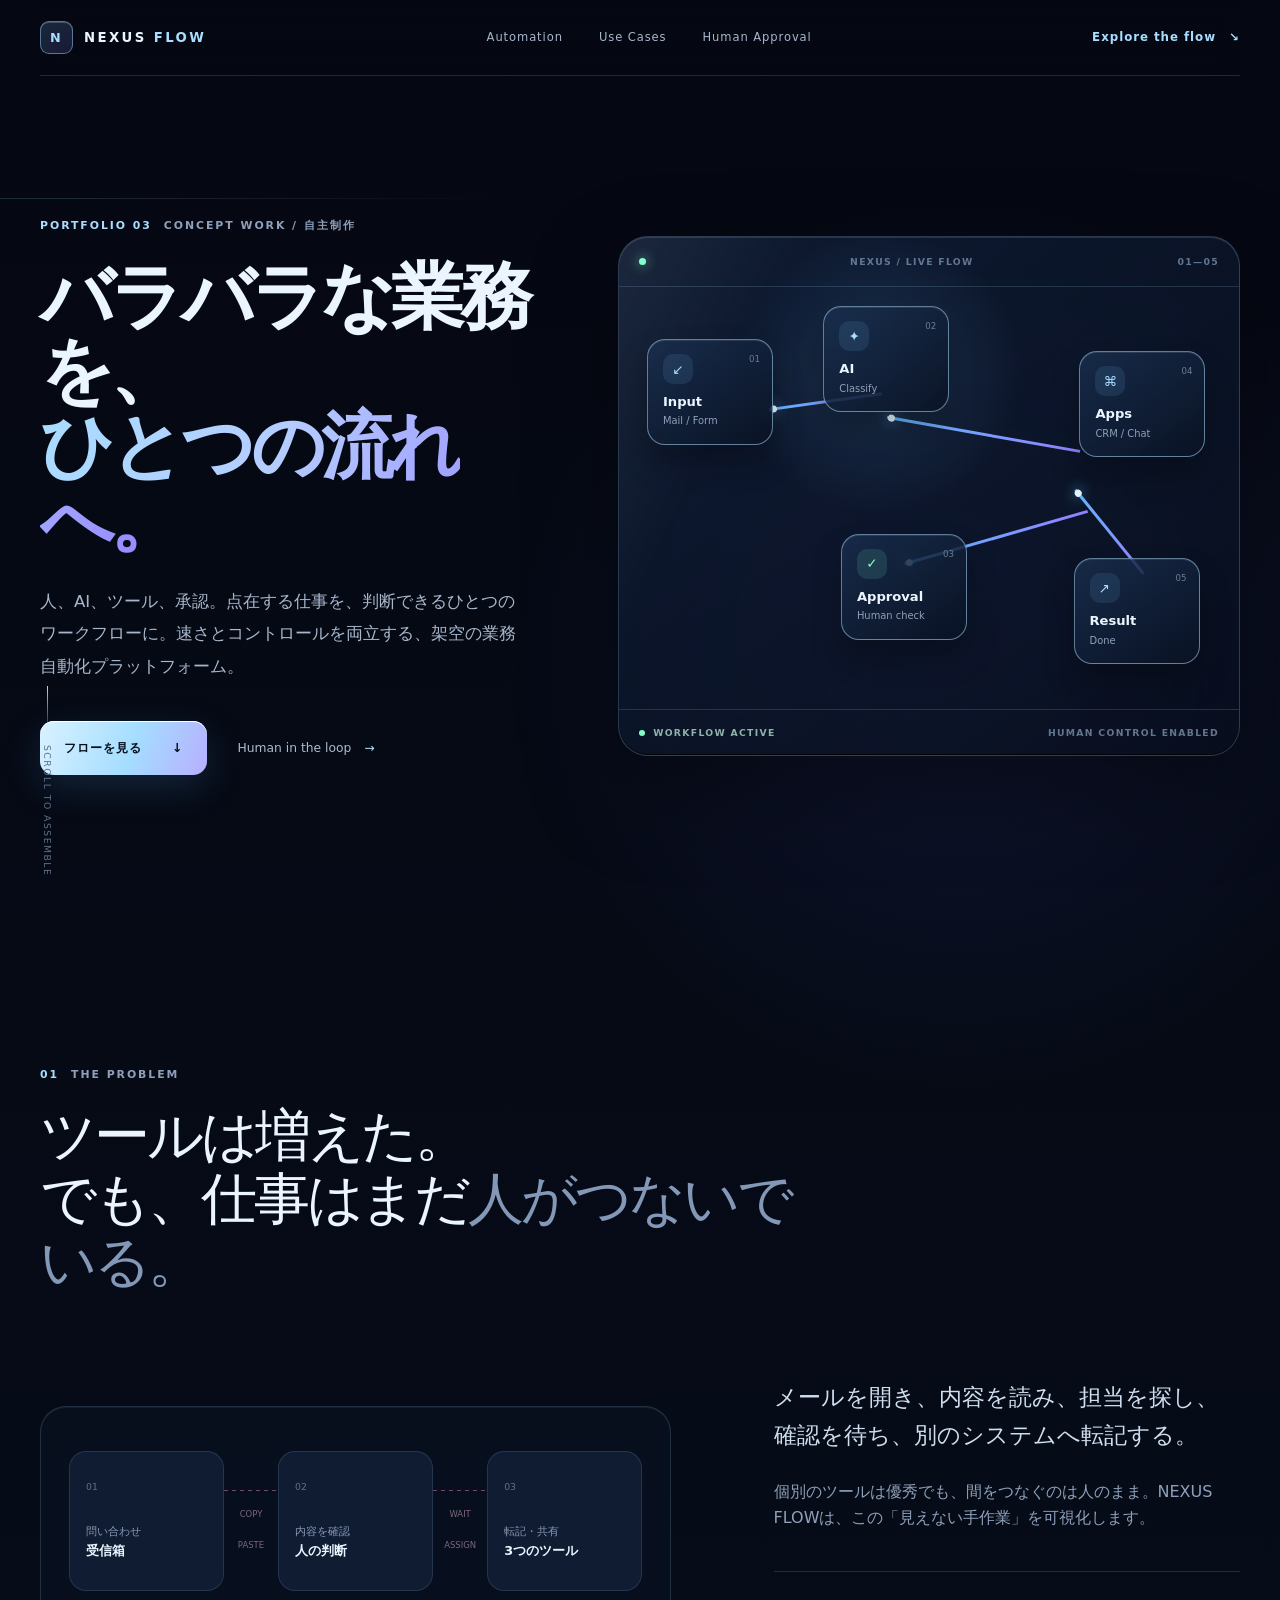
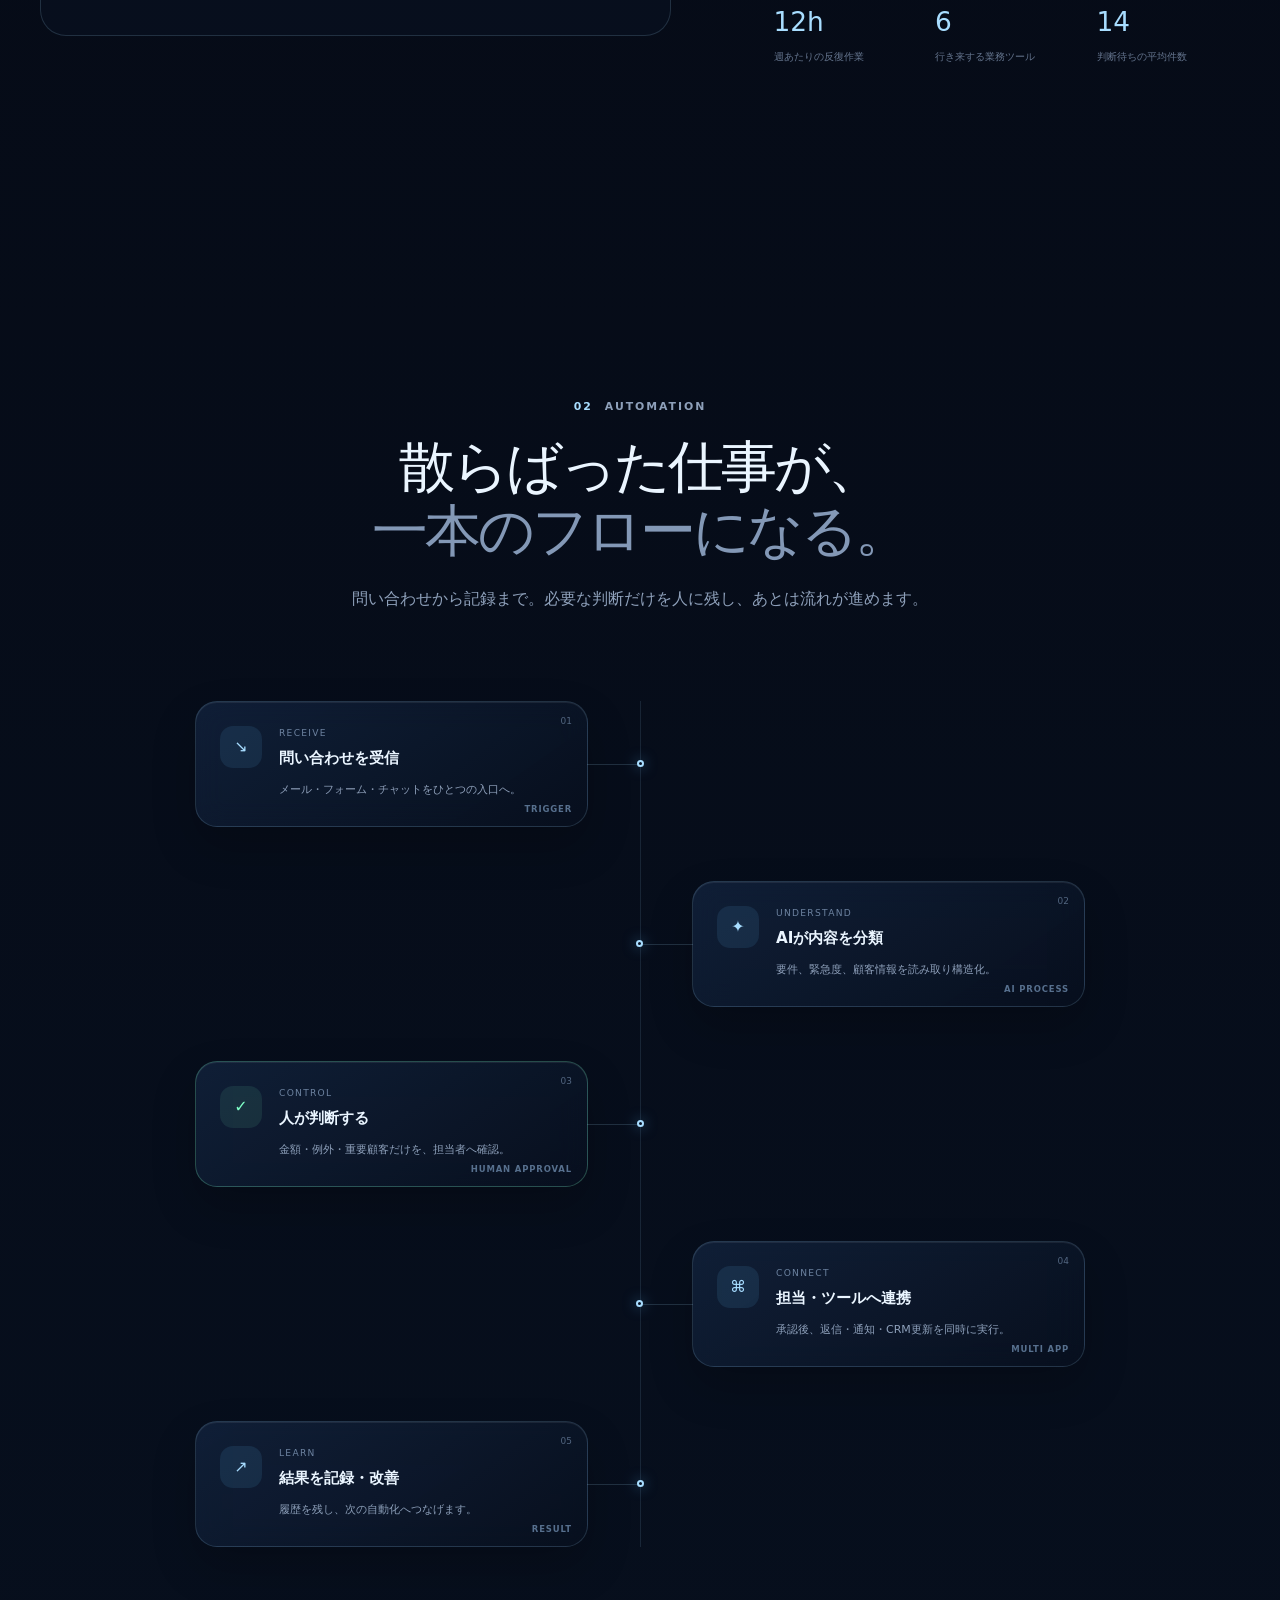
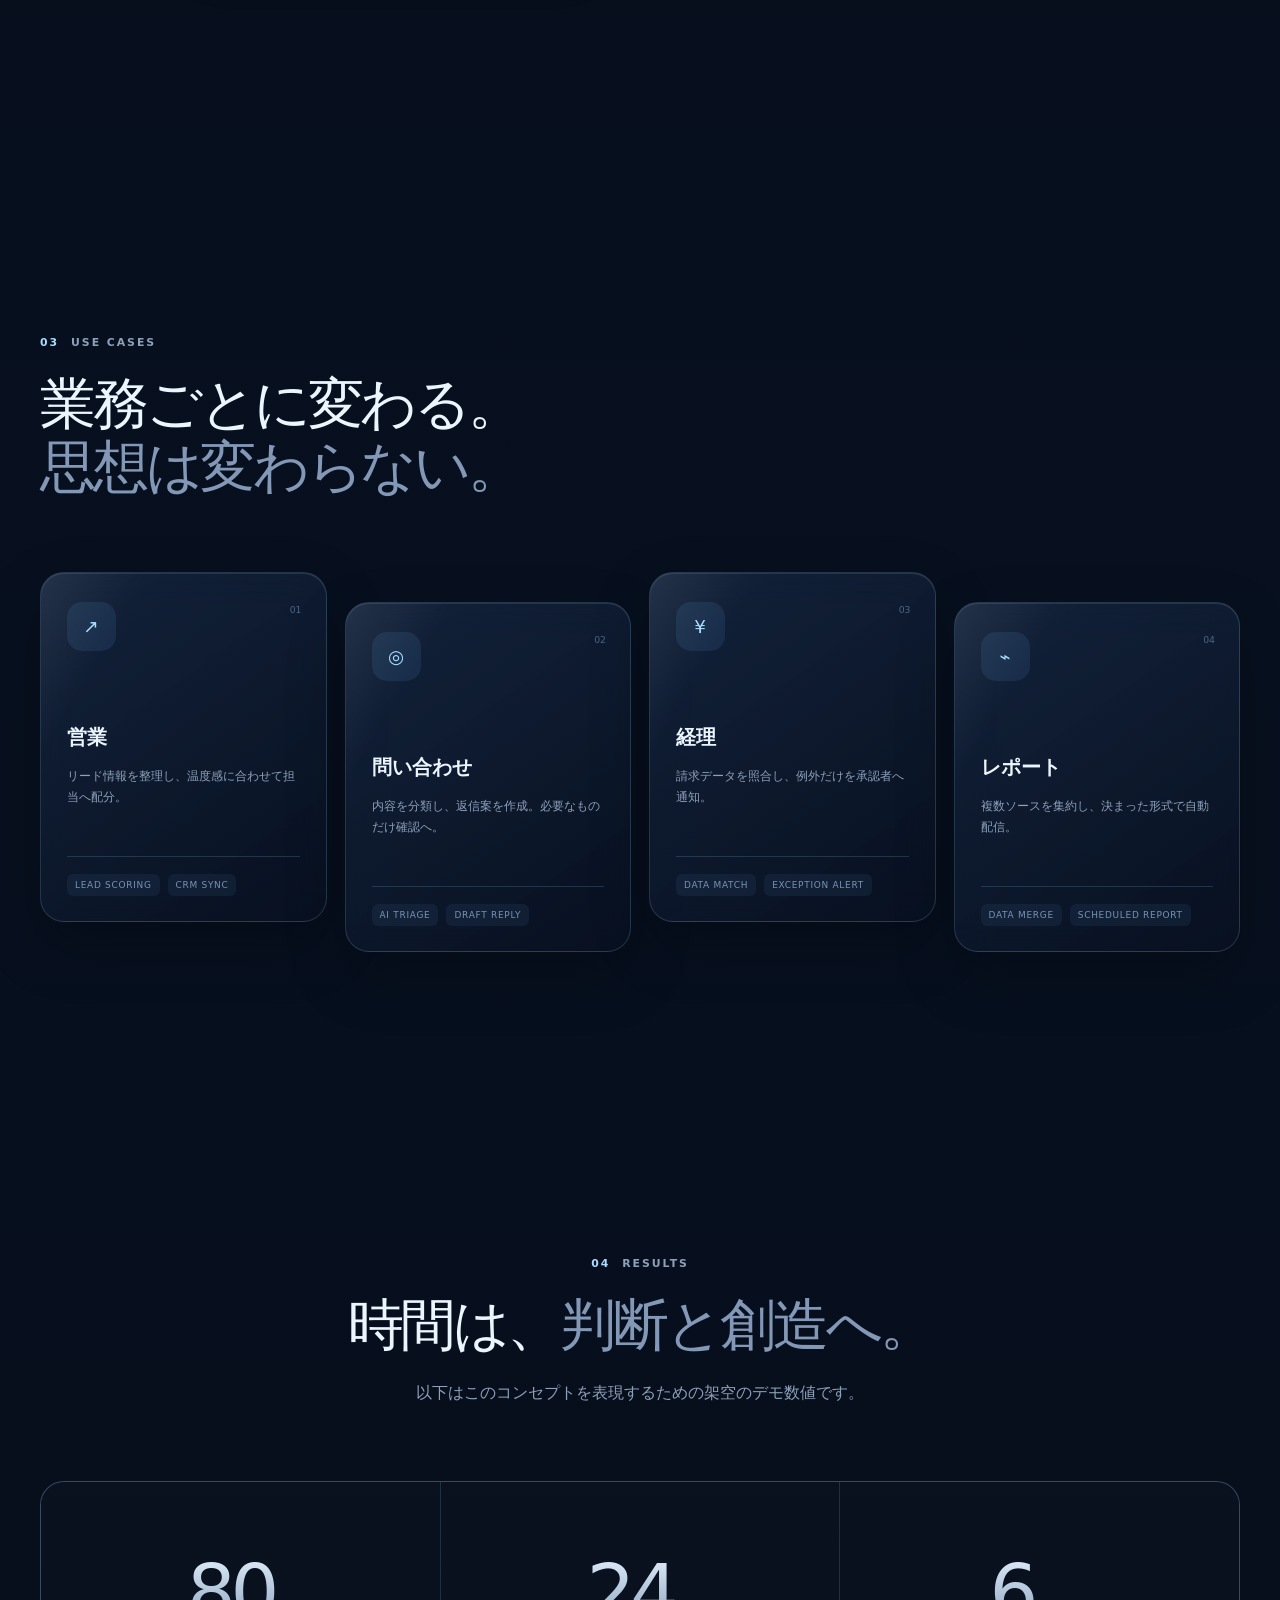
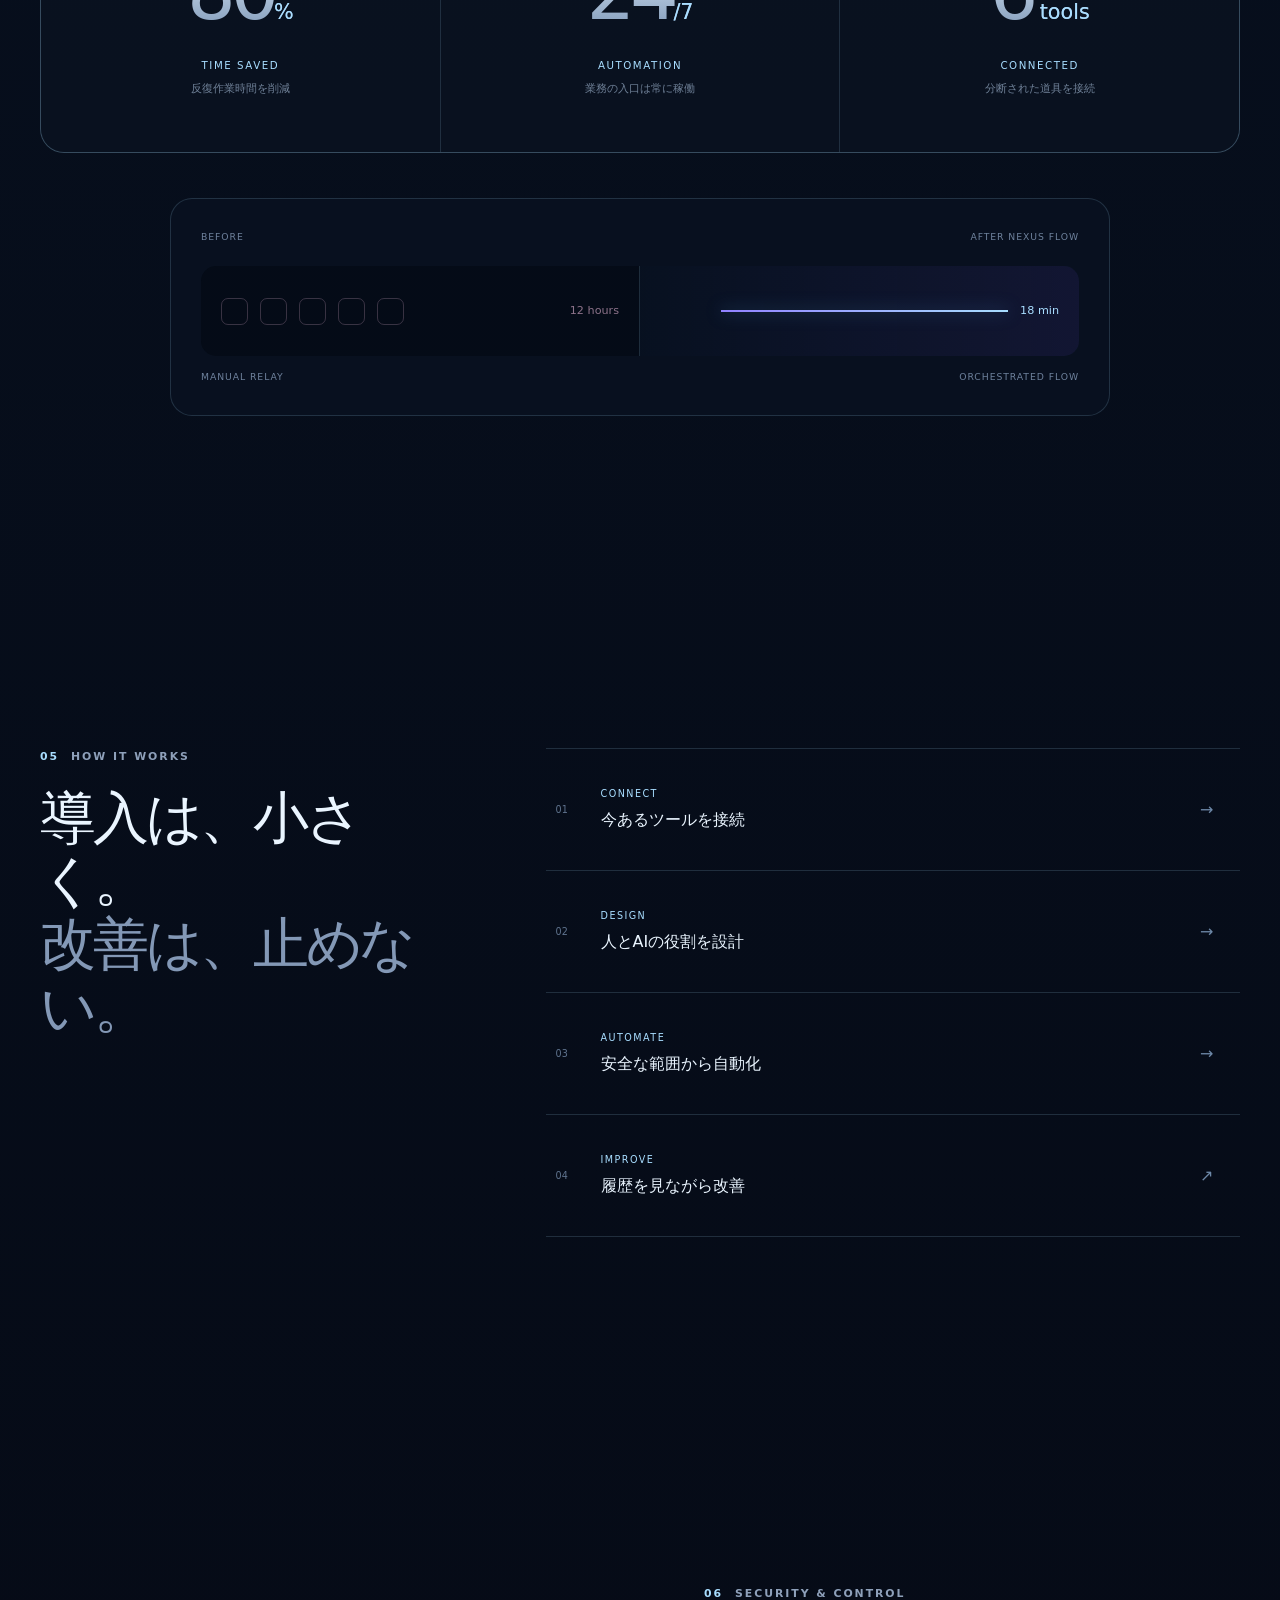
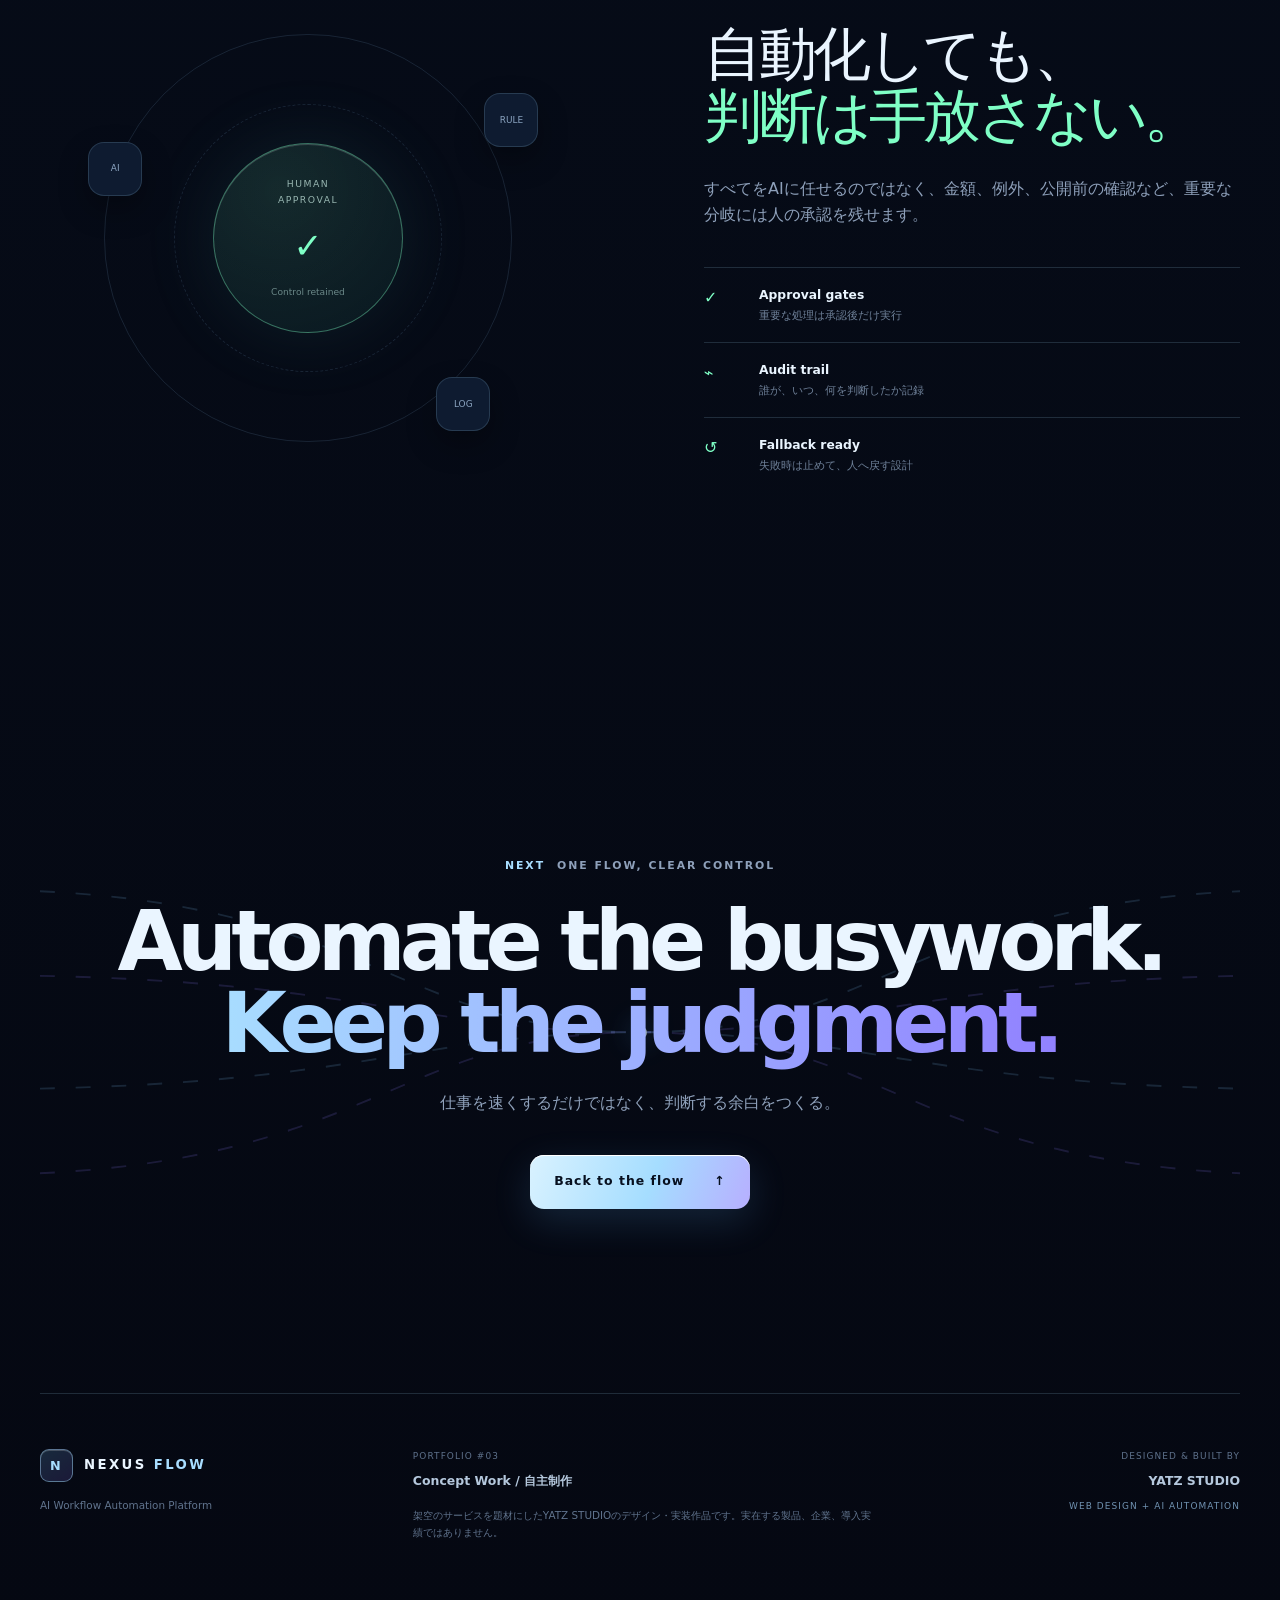
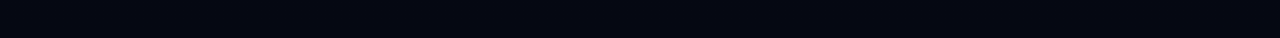
<file: nexus-flow/index.html>
<!doctype html>
<html lang="ja">
<head>
  <meta charset="utf-8">
  <meta name="viewport" content="width=device-width, initial-scale=1">
  <meta name="theme-color" content="#070b16">
  <title>NEXUS FLOW — AI Workflow Automation Platform | Concept Work</title>
  <meta name="description" content="バラバラな業務を、ひとつの流れへ。Human Approvalを残しながら業務をつなぐ、架空のAI業務自動化SaaSのコンセプトサイト。">
  <meta property="og:title" content="NEXUS FLOW — AI Workflow Automation Platform">
  <meta property="og:description" content="Webそのものがワークフローになる、YATZ STUDIOの自主制作コンセプト。">
  <meta property="og:type" content="website">
  <meta property="og:url" content="https://demo.yatzstudio.jp/nexus-flow/">
  <meta property="og:image" content="https://demo.yatzstudio.jp/nexus-flow/assets/og-card.png">
  <meta property="og:image:alt" content="NEXUS FLOWのワークフロー図とコンセプトタイトル">
  <meta property="og:image:width" content="1200">
  <meta property="og:image:height" content="630">
  <meta property="og:image:type" content="image/png">
  <link rel="canonical" href="https://demo.yatzstudio.jp/nexus-flow/">
  <link rel="icon" href="assets/favicon.svg" type="image/svg+xml">
  <link rel="stylesheet" href="css/style.css">
</head>
<body>
  <a class="skip-link" href="#main">本文へスキップ</a>
  <div class="ambient-grid" aria-hidden="true"></div>
  <div class="cursor-light" aria-hidden="true"></div>

  <header class="site-header" data-header>
    <a class="brand" href="#top" aria-label="NEXUS FLOW トップへ">
      <span class="brand-mark" aria-hidden="true">N</span>
      <span>NEXUS <b>FLOW</b></span>
    </a>
    <nav class="desktop-nav" aria-label="メインナビゲーション">
      <a href="#automation">Automation</a><a href="#use-cases">Use Cases</a><a href="#security">Human Approval</a>
    </nav>
    <a class="header-cta" href="#contact">Explore the flow <span aria-hidden="true">↘</span></a>
  </header>

  <main id="main">
    <section class="hero" id="top" aria-labelledby="hero-title">
      <div class="hero-copy reveal">
        <p class="section-tag"><span>Portfolio 03</span> Concept Work / 自主制作</p>
        <h1 id="hero-title">バラバラな業務を、<br><em>ひとつの流れへ。</em></h1>
        <p class="hero-lead">人、AI、ツール、承認。点在する仕事を、判断できるひとつのワークフローに。速さとコントロールを両立する、架空の業務自動化プラットフォーム。</p>
        <div class="hero-actions">
          <a class="button button-primary" href="#automation">フローを見る <span aria-hidden="true">↓</span></a>
          <a class="text-link" href="#security">Human in the loop <span aria-hidden="true">→</span></a>
        </div>
      </div>

      <div class="workflow-stage reveal" aria-label="入力から結果までをつなぐワークフロー図">
        <div class="stage-chrome" aria-hidden="true"><span></span><span>NEXUS / LIVE FLOW</span><span>01—05</span></div>
        <div class="hero-flow" data-hero-flow>
          <div class="flow-line line-1" aria-hidden="true"><i></i></div>
          <div class="flow-line line-2" aria-hidden="true"><i></i></div>
          <div class="flow-line line-3" aria-hidden="true"><i></i></div>
          <div class="flow-line line-4" aria-hidden="true"><i></i></div>
          <article class="flow-node node-input" data-flow-node="0"><span class="node-index">01</span><i class="node-icon">↙</i><strong>Input</strong><small>Mail / Form</small></article>
          <article class="flow-node node-ai" data-flow-node="1"><span class="node-index">02</span><i class="node-icon">✦</i><strong>AI</strong><small>Classify</small></article>
          <article class="flow-node node-approval approval" data-flow-node="2"><span class="node-index">03</span><i class="node-icon">✓</i><strong>Approval</strong><small>Human check</small></article>
          <article class="flow-node node-apps" data-flow-node="3"><span class="node-index">04</span><i class="node-icon">⌘</i><strong>Apps</strong><small>CRM / Chat</small></article>
          <article class="flow-node node-result" data-flow-node="4"><span class="node-index">05</span><i class="node-icon">↗</i><strong>Result</strong><small>Done</small></article>
        </div>
        <div class="flow-status"><span><i></i> Workflow active</span><span>Human control enabled</span></div>
      </div>
      <div class="scroll-note" aria-hidden="true"><span></span> Scroll to assemble</div>
    </section>

    <section class="problem section" id="problem" aria-labelledby="problem-title">
      <div class="section-heading reveal">
        <p class="section-tag"><span>01</span> The problem</p>
        <h2 id="problem-title">ツールは増えた。<br>でも、仕事はまだ<span>人がつないでいる。</span></h2>
      </div>
      <div class="problem-layout">
        <div class="broken-flow reveal" aria-label="分断された手作業の流れ">
          <div class="broken-item"><i>01</i><span>問い合わせ</span><b>受信箱</b></div>
          <div class="broken-gap"><span>Copy</span><span>Paste</span></div>
          <div class="broken-item"><i>02</i><span>内容を確認</span><b>人の判断</b></div>
          <div class="broken-gap"><span>Wait</span><span>Assign</span></div>
          <div class="broken-item"><i>03</i><span>転記・共有</span><b>3つのツール</b></div>
        </div>
        <div class="problem-copy reveal">
          <p class="large-copy">メールを開き、内容を読み、担当を探し、確認を待ち、別のシステムへ転記する。</p>
          <p>個別のツールは優秀でも、間をつなぐのは人のまま。NEXUS FLOWは、この「見えない手作業」を可視化します。</p>
          <dl class="friction-list"><div><dt>12h</dt><dd>週あたりの反復作業</dd></div><div><dt>6</dt><dd>行き来する業務ツール</dd></div><div><dt>14</dt><dd>判断待ちの平均件数</dd></div></dl>
        </div>
      </div>
    </section>

    <section class="automation section" id="automation" aria-labelledby="automation-title">
      <div class="section-heading centered reveal">
        <p class="section-tag"><span>02</span> Automation</p>
        <h2 id="automation-title">散らばった仕事が、<br><span>一本のフローになる。</span></h2>
        <p>問い合わせから記録まで。必要な判断だけを人に残し、あとは流れが進めます。</p>
      </div>
      <div class="assembly" data-assembly>
        <div class="assembly-spine" aria-hidden="true"><i></i></div>
        <article class="assembly-step reveal" data-step><span class="step-number">01</span><div class="step-icon">↘</div><div><p>Receive</p><h3>問い合わせを受信</h3><span>メール・フォーム・チャットをひとつの入口へ。</span></div><b>Trigger</b></article>
        <article class="assembly-step reveal" data-step><span class="step-number">02</span><div class="step-icon">✦</div><div><p>Understand</p><h3>AIが内容を分類</h3><span>要件、緊急度、顧客情報を読み取り構造化。</span></div><b>AI Process</b></article>
        <article class="assembly-step reveal approval-step" data-step><span class="step-number">03</span><div class="step-icon">✓</div><div><p>Control</p><h3>人が判断する</h3><span>金額・例外・重要顧客だけを、担当者へ確認。</span></div><b>Human Approval</b></article>
        <article class="assembly-step reveal" data-step><span class="step-number">04</span><div class="step-icon">⌘</div><div><p>Connect</p><h3>担当・ツールへ連携</h3><span>承認後、返信・通知・CRM更新を同時に実行。</span></div><b>Multi App</b></article>
        <article class="assembly-step reveal" data-step><span class="step-number">05</span><div class="step-icon">↗</div><div><p>Learn</p><h3>結果を記録・改善</h3><span>履歴を残し、次の自動化へつなげます。</span></div><b>Result</b></article>
      </div>
    </section>

    <section class="use-cases section" id="use-cases" aria-labelledby="cases-title">
      <div class="section-heading reveal">
        <p class="section-tag"><span>03</span> Use cases</p>
        <h2 id="cases-title">業務ごとに変わる。<br><span>思想は変わらない。</span></h2>
      </div>
      <div class="case-grid">
        <article class="glass-card reveal"><span class="card-no">01</span><div class="case-icon">↗</div><h3>営業</h3><p>リード情報を整理し、温度感に合わせて担当へ配分。</p><ul><li>Lead scoring</li><li>CRM sync</li></ul></article>
        <article class="glass-card reveal"><span class="card-no">02</span><div class="case-icon">◎</div><h3>問い合わせ</h3><p>内容を分類し、返信案を作成。必要なものだけ確認へ。</p><ul><li>AI triage</li><li>Draft reply</li></ul></article>
        <article class="glass-card reveal"><span class="card-no">03</span><div class="case-icon">¥</div><h3>経理</h3><p>請求データを照合し、例外だけを承認者へ通知。</p><ul><li>Data match</li><li>Exception alert</li></ul></article>
        <article class="glass-card reveal"><span class="card-no">04</span><div class="case-icon">⌁</div><h3>レポート</h3><p>複数ソースを集約し、決まった形式で自動配信。</p><ul><li>Data merge</li><li>Scheduled report</li></ul></article>
      </div>
    </section>

    <section class="results section" id="results" aria-labelledby="results-title">
      <div class="section-heading centered reveal"><p class="section-tag"><span>04</span> Results</p><h2 id="results-title">時間は、<span>判断と創造へ。</span></h2><p>以下はこのコンセプトを表現するための架空のデモ数値です。</p></div>
      <div class="metric-grid">
        <article class="metric reveal"><strong><span data-count="80">80</span><i>%</i></strong><p>Time saved</p><small>反復作業時間を削減</small></article>
        <article class="metric reveal"><strong><span data-count="24">24</span><i>/7</i></strong><p>Automation</p><small>業務の入口は常に稼働</small></article>
        <article class="metric reveal"><strong><span data-count="6">6</span><i> tools</i></strong><p>Connected</p><small>分断された道具を接続</small></article>
      </div>
      <div class="comparison reveal" data-comparison>
        <div class="comparison-head"><span>Before</span><span>After NEXUS FLOW</span></div>
        <div class="compare-track"><div class="before-track"><i></i><i></i><i></i><i></i><i></i><span>12 hours</span></div><div class="after-track"><span>18 min</span><i></i></div></div>
        <p><span>Manual relay</span><span>Orchestrated flow</span></p>
      </div>
    </section>

    <section class="how section" id="how" aria-labelledby="how-title">
      <div class="section-heading reveal"><p class="section-tag"><span>05</span> How it works</p><h2 id="how-title">導入は、小さく。<br><span>改善は、止めない。</span></h2></div>
      <ol class="how-list">
        <li class="reveal"><span>01</span><div><p>Connect</p><h3>今あるツールを接続</h3></div><b>→</b></li>
        <li class="reveal"><span>02</span><div><p>Design</p><h3>人とAIの役割を設計</h3></div><b>→</b></li>
        <li class="reveal"><span>03</span><div><p>Automate</p><h3>安全な範囲から自動化</h3></div><b>→</b></li>
        <li class="reveal"><span>04</span><div><p>Improve</p><h3>履歴を見ながら改善</h3></div><b>↗</b></li>
      </ol>
    </section>

    <section class="security section" id="security" aria-labelledby="security-title">
      <div class="security-visual reveal">
        <div class="orbit orbit-one" aria-hidden="true"></div><div class="orbit orbit-two" aria-hidden="true"></div>
        <div class="approval-core"><span>HUMAN<br>APPROVAL</span><i>✓</i><small>Control retained</small></div>
        <span class="satellite satellite-ai">AI</span><span class="satellite satellite-rule">RULE</span><span class="satellite satellite-log">LOG</span>
      </div>
      <div class="security-copy reveal">
        <p class="section-tag"><span>06</span> Security &amp; control</p>
        <h2 id="security-title">自動化しても、<br><span>判断は手放さない。</span></h2>
        <p>すべてをAIに任せるのではなく、金額、例外、公開前の確認など、重要な分岐には人の承認を残せます。</p>
        <ul class="security-list"><li><i>✓</i><div><strong>Approval gates</strong><span>重要な処理は承認後だけ実行</span></div></li><li><i>⌁</i><div><strong>Audit trail</strong><span>誰が、いつ、何を判断したか記録</span></div></li><li><i>↺</i><div><strong>Fallback ready</strong><span>失敗時は止めて、人へ戻す設計</span></div></li></ul>
      </div>
    </section>

    <section class="final-cta section" id="contact" aria-labelledby="cta-title">
      <div class="converge" aria-hidden="true"><svg viewBox="0 0 900 180" preserveAspectRatio="none"><path d="M0 15 C270 15 280 90 450 90 S630 15 900 15"/><path d="M0 60 C260 60 300 90 450 90 S640 60 900 60"/><path d="M0 120 C260 120 300 90 450 90 S640 120 900 120"/><path d="M0 165 C270 165 280 90 450 90 S630 165 900 165"/></svg><i></i></div>
      <div class="cta-content reveal">
        <p class="section-tag"><span>Next</span> One flow, clear control</p>
        <h2 id="cta-title">Automate the busywork.<br><span>Keep the judgment.</span></h2>
        <p>仕事を速くするだけではなく、判断する余白をつくる。</p>
        <a class="button button-primary" href="#top">Back to the flow <span aria-hidden="true">↑</span></a>
      </div>
    </section>
  </main>

  <footer>
    <div><a class="brand" href="#top"><span class="brand-mark" aria-hidden="true">N</span><span>NEXUS <b>FLOW</b></span></a><p>AI Workflow Automation Platform</p></div>
    <div class="concept-label"><span>Portfolio #03</span><strong>Concept Work / 自主制作</strong><p>架空のサービスを題材にしたYATZ STUDIOのデザイン・実装作品です。実在する製品、企業、導入実績ではありません。</p></div>
    <div class="studio-credit"><span>Designed &amp; built by</span><strong>YATZ STUDIO</strong><small>Web Design + AI Automation</small></div>
  </footer>

  <script src="js/main.js"></script>
</body>
</html>
</file>
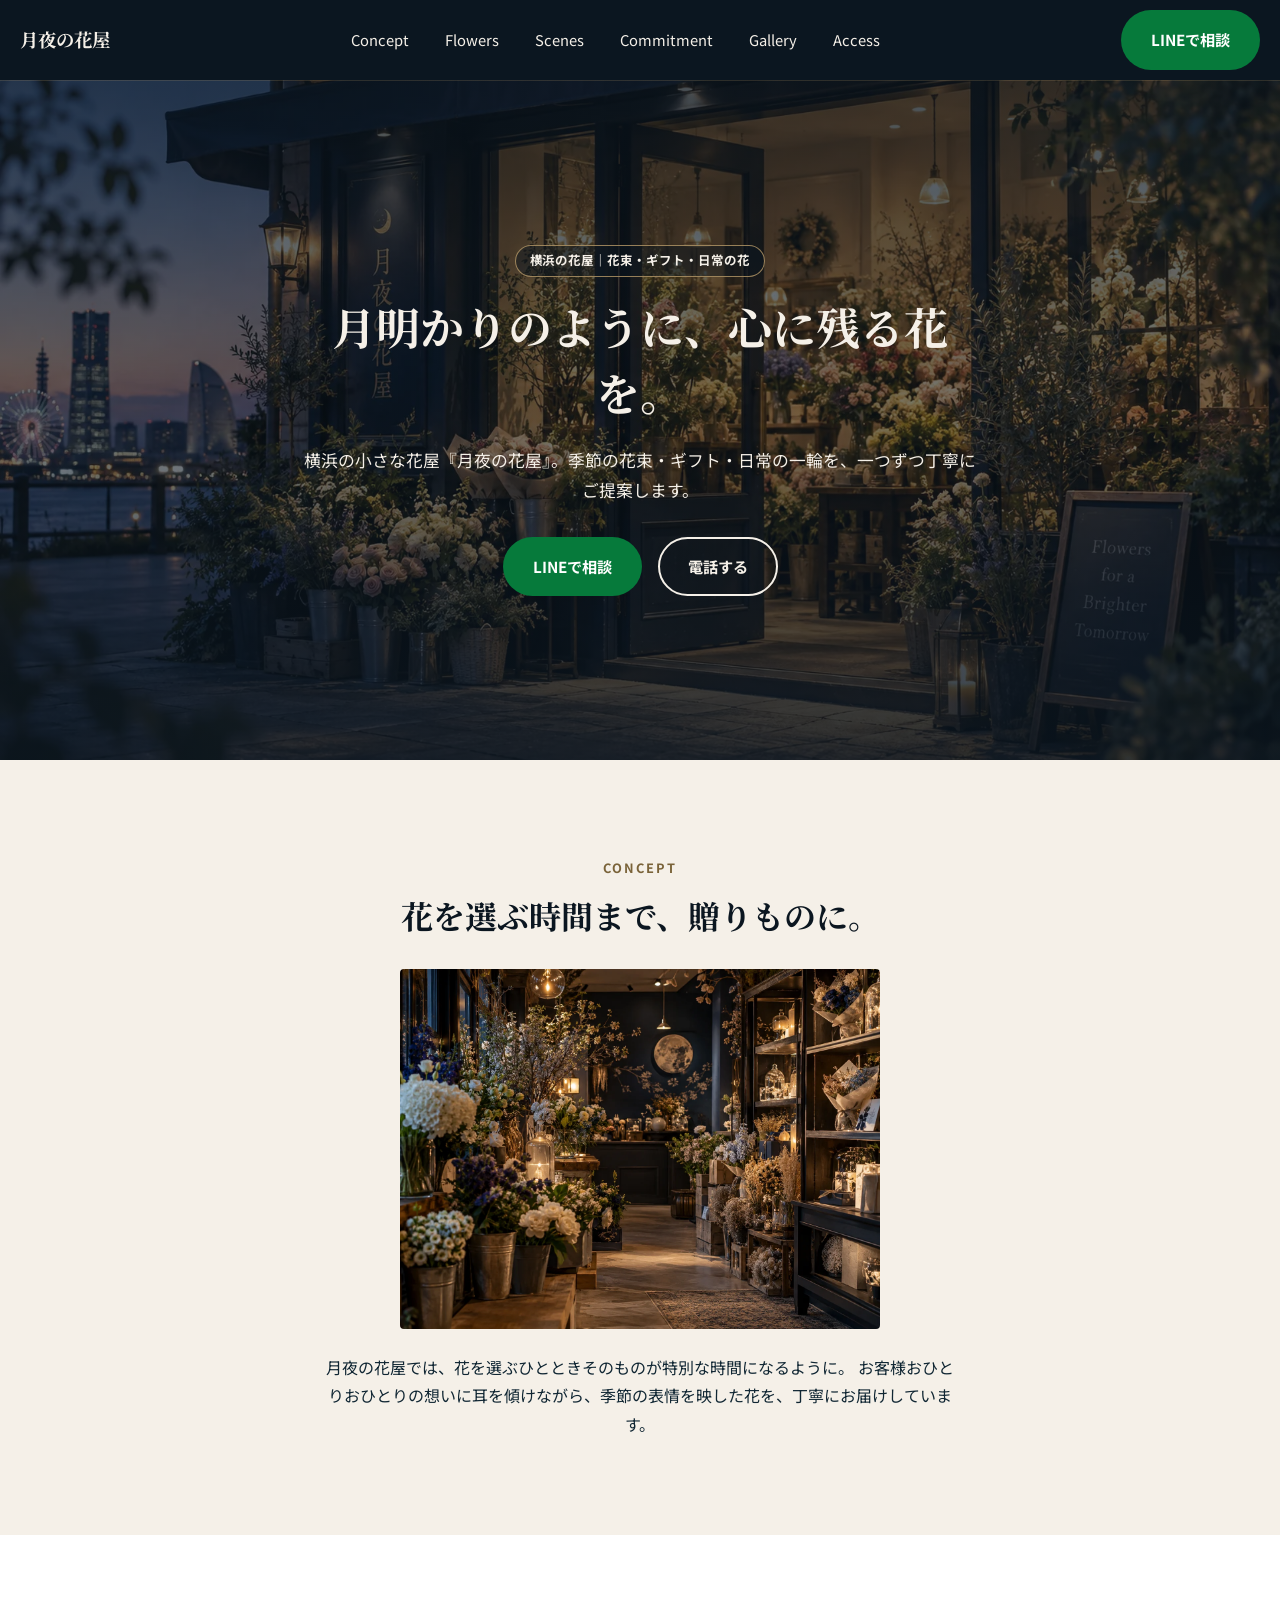
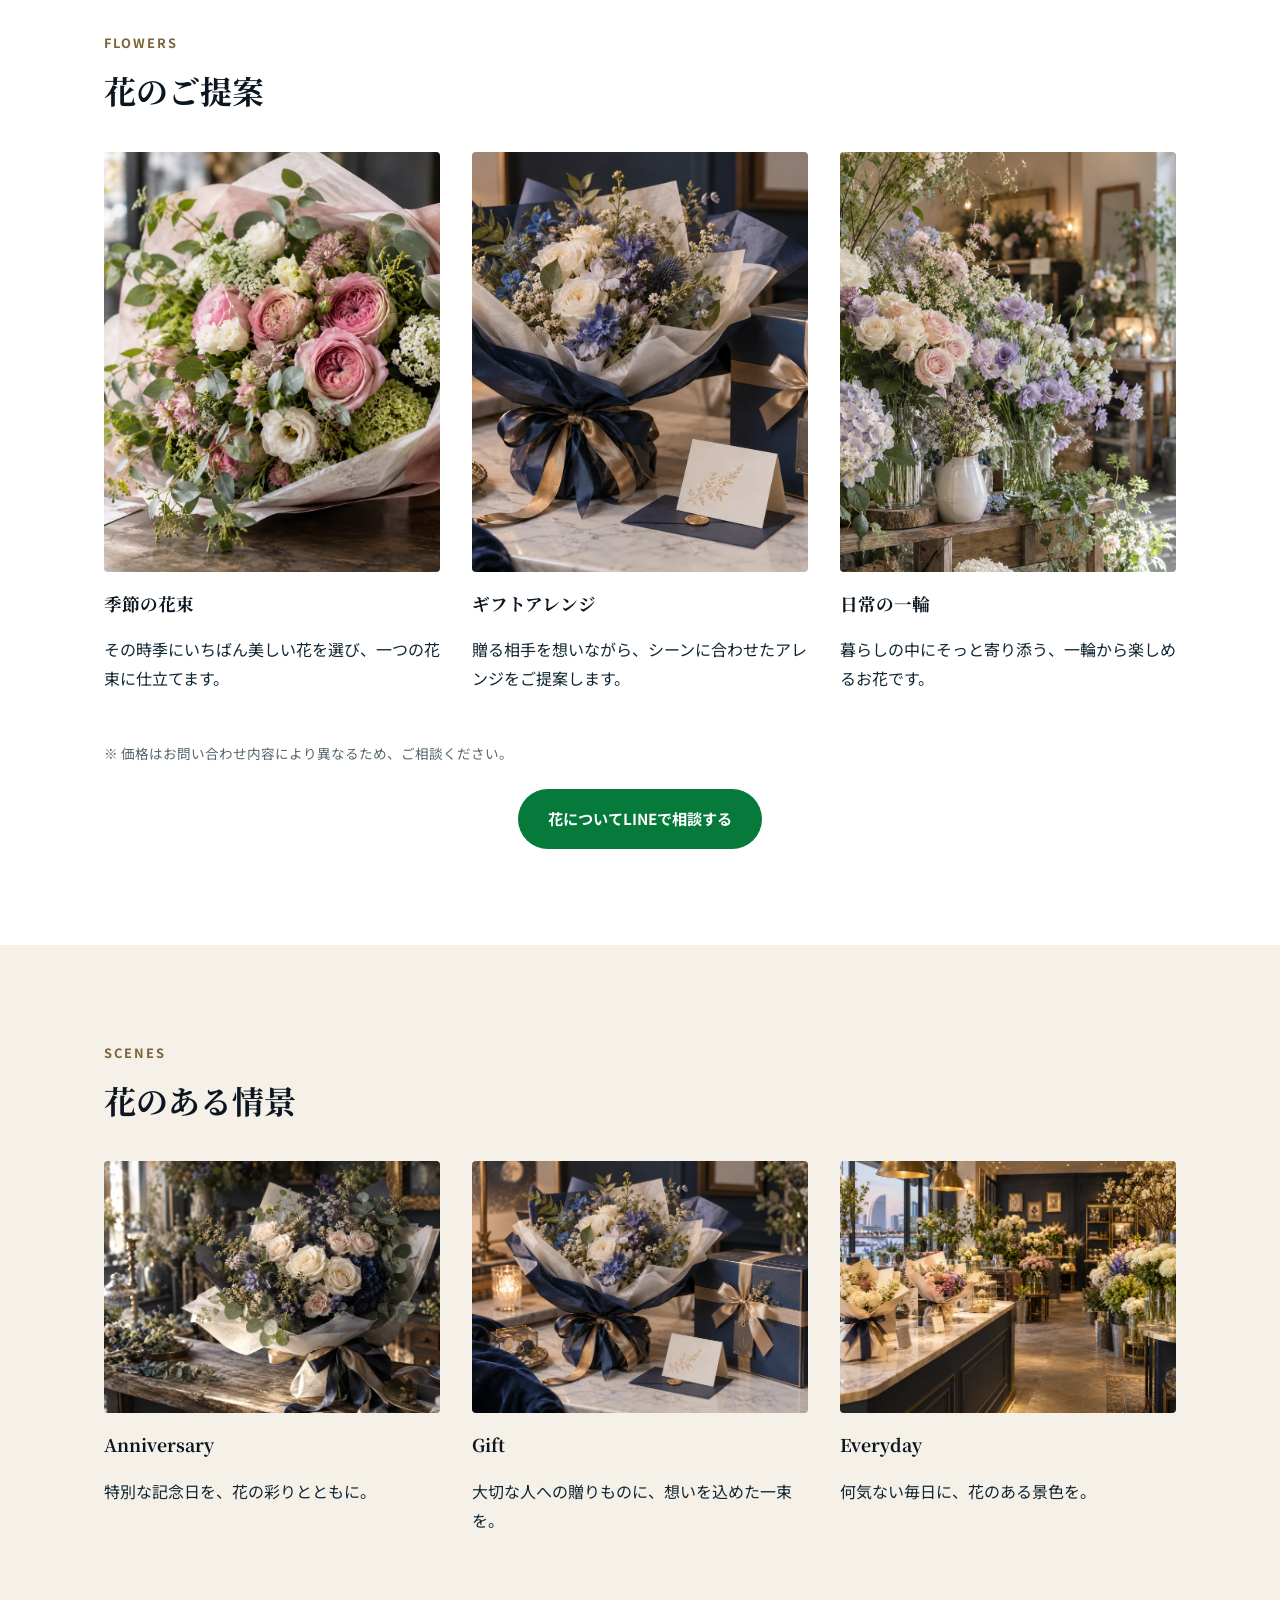
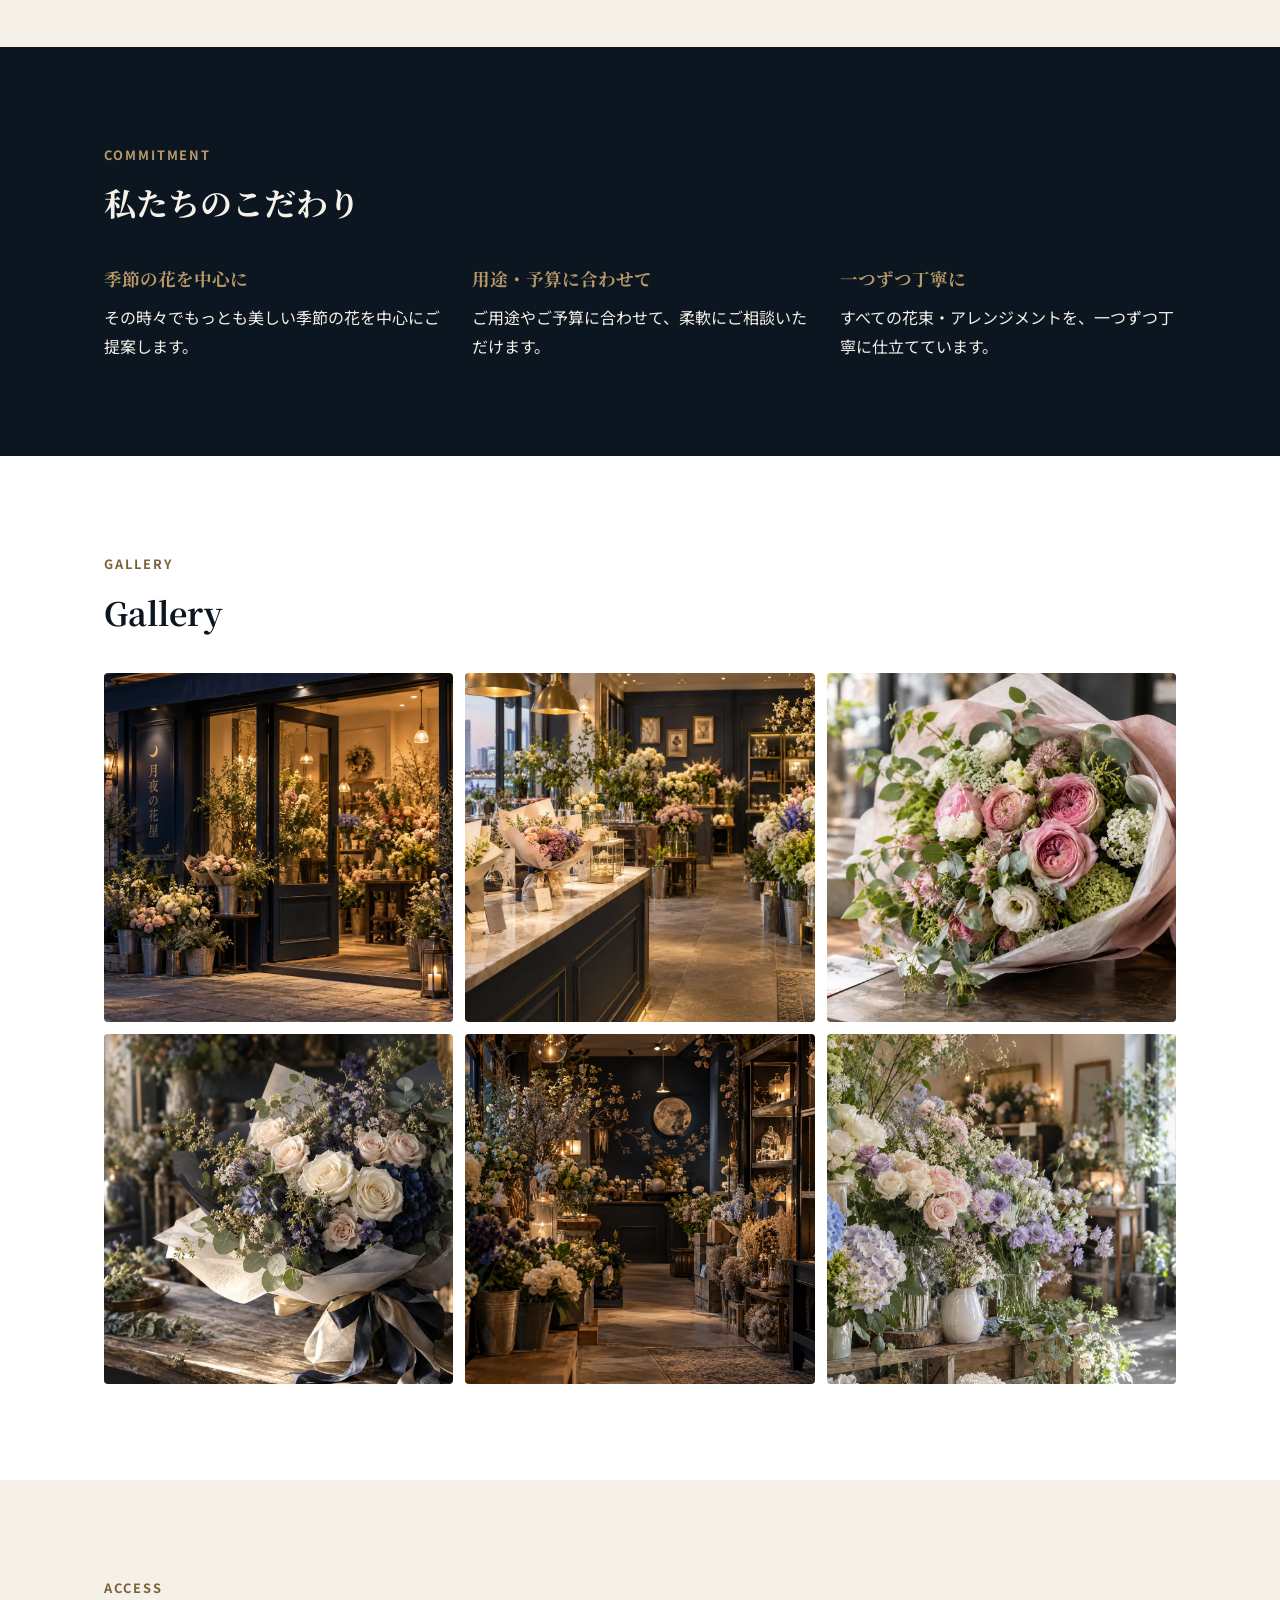
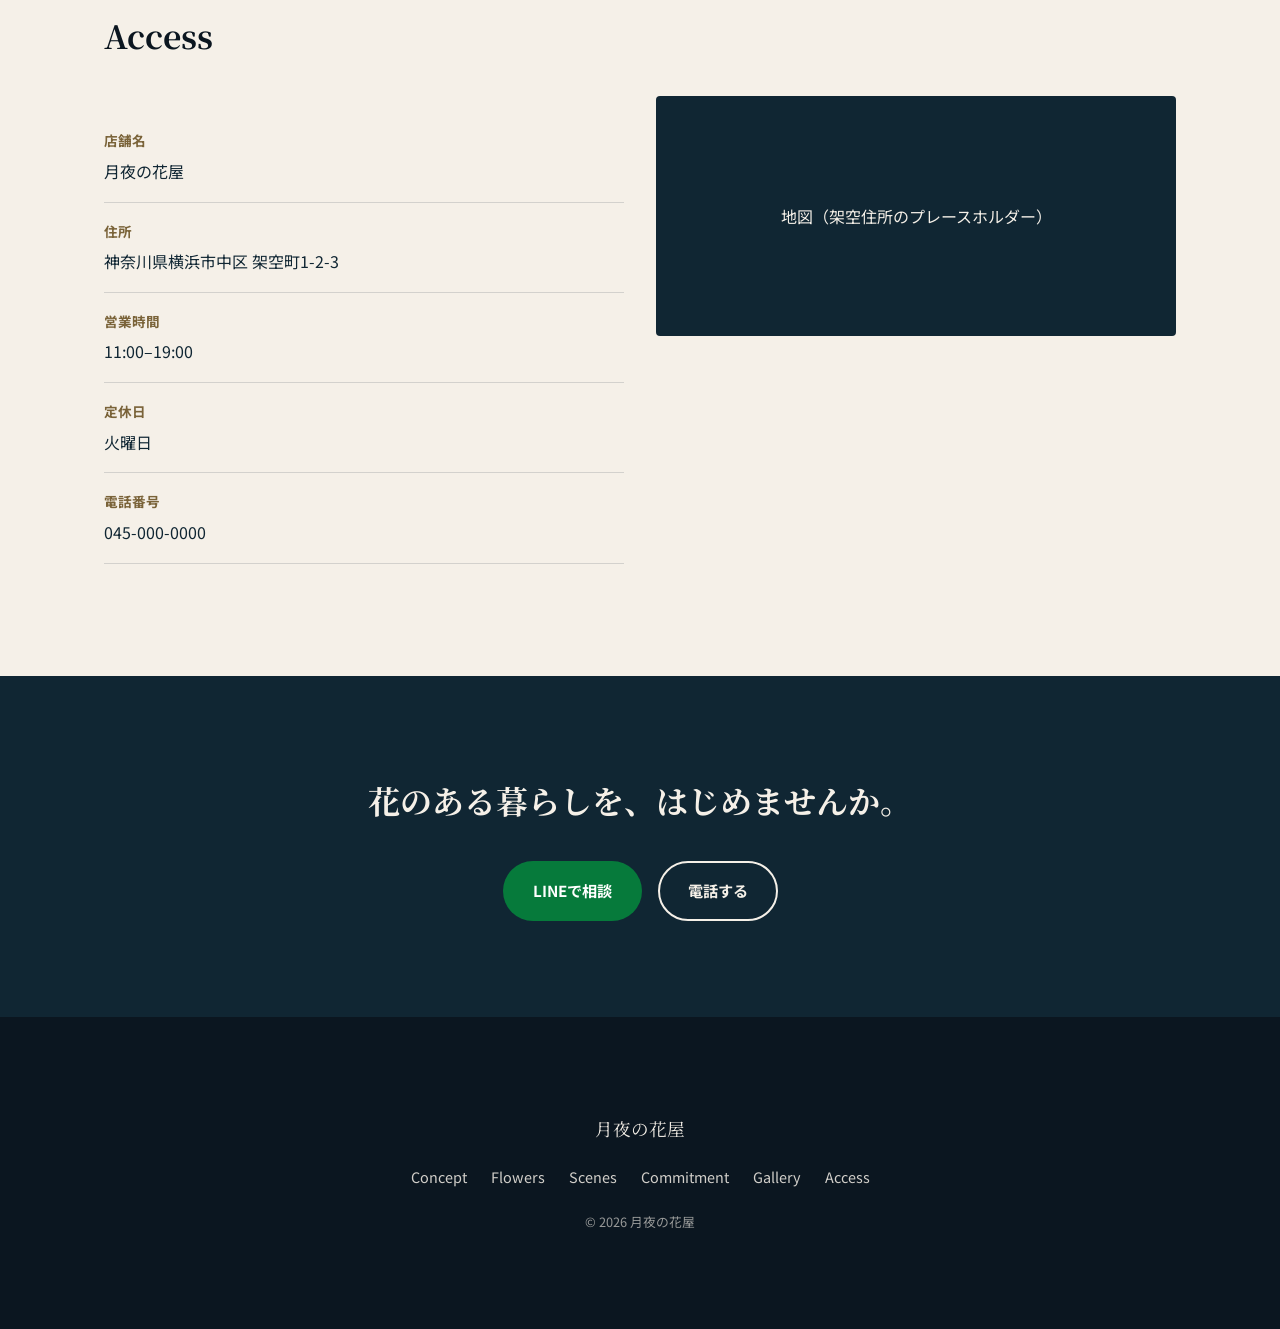
<file: yc1/index.html>
<!DOCTYPE html>
<html lang="ja">
<head>
<meta charset="UTF-8">
<meta name="viewport" content="width=device-width, initial-scale=1.0">
<title>月夜の花屋｜横浜の花束・ギフトフラワー</title>
<meta name="description" content="横浜の小さな花屋『月夜の花屋』。季節の花を、一束ずつ丁寧に。記念日やギフト、日常のお花選びまでご相談いただけます。">
<meta property="og:title" content="月夜の花屋｜横浜の花束・ギフトフラワー">
<meta property="og:description" content="横浜の小さな花屋『月夜の花屋』。季節の花を、一束ずつ丁寧に。">
<meta property="og:type" content="website">
<meta property="og:url" content="https://demo.yatzstudio.jp/yc1/">
<meta property="og:image" content="https://demo.yatzstudio.jp/yc1/assets/images/storefront-hero.webp">
<meta property="og:image:alt" content="夜空の下、花々が並ぶ月夜の花屋の店先">
<meta property="og:image:width" content="1672">
<meta property="og:image:height" content="941">
<meta property="og:image:type" content="image/webp">
<link rel="icon" href="assets/icons/favicon.ico" sizes="any">
<link rel="icon" type="image/png" sizes="32x32" href="assets/icons/favicon-32.png">
<link rel="apple-touch-icon" sizes="180x180" href="assets/icons/apple-touch-icon.png">
<link rel="preconnect" href="https://fonts.googleapis.com">
<link rel="preconnect" href="https://fonts.gstatic.com" crossorigin>
<link href="https://fonts.googleapis.com/css2?family=Noto+Sans+JP:wght@400;500;700&family=Noto+Serif+JP:wght@500;700&display=swap" rel="stylesheet">
<link rel="stylesheet" href="css/style.css">
</head>
<body>

<a class="skip-link" href="#main">本文へスキップ</a>

<header class="site-header">
  <div class="header-inner">
    <a href="#" class="logo">月夜の花屋</a>

    <nav class="main-nav" id="main-nav" inert>
      <ul>
        <li><a href="#concept" class="nav-link">Concept</a></li>
        <li><a href="#flowers" class="nav-link">Flowers</a></li>
        <li><a href="#scenes" class="nav-link">Scenes</a></li>
        <li><a href="#commitment" class="nav-link">Commitment</a></li>
        <li><a href="#gallery" class="nav-link">Gallery</a></li>
        <li><a href="#access" class="nav-link">Access</a></li>
      </ul>
    </nav>

    <a href="https://example.com/yc1-line" class="btn btn-line header-cta">LINEで相談</a>

    <button type="button" class="hamburger" id="hamburger" aria-expanded="false" aria-controls="main-nav" aria-label="メニューを開く">
      <span class="hamburger-line"></span>
      <span class="hamburger-line"></span>
      <span class="hamburger-line"></span>
    </button>
  </div>
</header>

<div class="nav-overlay" id="nav-overlay" hidden></div>

<main id="main" tabindex="-1">

  <section class="hero" id="hero" aria-label="メインビジュアル">
    <img src="assets/images/storefront-hero.webp" alt="夕暮れの月夜の花屋の外観" class="hero-img" width="1672" height="941">
    <div class="hero-overlay"></div>
    <div class="hero-content">
      <p class="hero-kicker">横浜の花屋｜花束・ギフト・日常の花</p>
      <h1>月明かりのように、心に残る花を。</h1>
      <p class="hero-sub">横浜の小さな花屋『月夜の花屋』。季節の花束・ギフト・日常の一輪を、一つずつ丁寧にご提案します。</p>
      <div class="hero-cta">
        <a href="https://example.com/yc1-line" class="btn btn-line">LINEで相談</a>
        <a href="tel:0450000000" class="btn btn-outline">電話する</a>
      </div>
    </div>
  </section>

  <section class="concept" id="concept" aria-labelledby="concept-heading">
    <div class="section-inner">
      <p class="eyebrow">Concept</p>
      <h2 id="concept-heading">花を選ぶ時間まで、贈りものに。</h2>
      <div class="concept-photo">
        <img src="assets/images/interior-moonlit.webp" alt="月をモチーフにした落ち着いた花屋の店内" loading="lazy" width="1448" height="1086">
      </div>
      <p class="concept-text">
        月夜の花屋では、花を選ぶひとときそのものが特別な時間になるように。
        お客様おひとりおひとりの想いに耳を傾けながら、季節の表情を映した花を、丁寧にお届けしています。
      </p>
    </div>
  </section>

  <section class="flowers" id="flowers" aria-labelledby="flowers-heading">
    <div class="section-inner">
      <p class="eyebrow">Flowers</p>
      <h2 id="flowers-heading">花のご提案</h2>
      <div class="flowers-grid">
        <article class="flower-card">
          <img src="assets/images/bouquet-pink.webp" alt="ピンクと白の季節の花束" loading="lazy" width="1448" height="1086">
          <h3>季節の花束</h3>
          <p>その時季にいちばん美しい花を選び、一つの花束に仕立てます。</p>
        </article>
        <article class="flower-card">
          <img src="assets/images/gift-bouquet.webp" alt="ネイビーとゴールドで包んだギフト用の花束" loading="lazy" width="1448" height="1086">
          <h3>ギフトアレンジ</h3>
          <p>贈る相手を想いながら、シーンに合わせたアレンジをご提案します。</p>
        </article>
        <article class="flower-card">
          <img src="assets/images/seasonal-flowers.webp" alt="店内に並ぶ淡い色合いの季節の花" loading="lazy" width="1448" height="1086">
          <h3>日常の一輪</h3>
          <p>暮らしの中にそっと寄り添う、一輪から楽しめるお花です。</p>
        </article>
      </div>
      <p class="flowers-note">※ 価格はお問い合わせ内容により異なるため、ご相談ください。</p>
      <div class="flowers-cta">
        <a href="https://example.com/yc1-line" class="btn btn-line">花についてLINEで相談する</a>
      </div>
    </div>
  </section>

  <section class="scenes" id="scenes" aria-labelledby="scenes-heading">
    <div class="section-inner">
      <p class="eyebrow">Scenes</p>
      <h2 id="scenes-heading">花のある情景</h2>
      <div class="scenes-grid">
        <article class="scene-card">
          <img src="assets/images/bouquet-midnight.webp" alt="記念日に贈る白と青の花束" loading="lazy" width="1448" height="1086">
          <h3>Anniversary</h3>
          <p>特別な記念日を、花の彩りとともに。</p>
        </article>
        <article class="scene-card">
          <img src="assets/images/gift-bouquet.webp" alt="贈りものとして仕立てた花束とギフトボックス" loading="lazy" width="1448" height="1086">
          <h3>Gift</h3>
          <p>大切な人への贈りものに、想いを込めた一束を。</p>
        </article>
        <article class="scene-card">
          <img src="assets/images/interior-warm.webp" alt="日常の花を選べる明るい花屋の店内" loading="lazy" width="1448" height="1086">
          <h3>Everyday</h3>
          <p>何気ない毎日に、花のある景色を。</p>
        </article>
      </div>
    </div>
  </section>

  <section class="commitment" id="commitment" aria-labelledby="commitment-heading">
    <div class="section-inner">
      <p class="eyebrow">Commitment</p>
      <h2 id="commitment-heading">私たちのこだわり</h2>
      <ul class="commitment-list">
        <li>
          <h3>季節の花を中心に</h3>
          <p>その時々でもっとも美しい季節の花を中心にご提案します。</p>
        </li>
        <li>
          <h3>用途・予算に合わせて</h3>
          <p>ご用途やご予算に合わせて、柔軟にご相談いただけます。</p>
        </li>
        <li>
          <h3>一つずつ丁寧に</h3>
          <p>すべての花束・アレンジメントを、一つずつ丁寧に仕立てています。</p>
        </li>
      </ul>
    </div>
  </section>

  <section class="gallery" id="gallery" aria-labelledby="gallery-heading">
    <div class="section-inner">
      <p class="eyebrow">Gallery</p>
      <h2 id="gallery-heading">Gallery</h2>
      <div class="gallery-grid">
        <img src="assets/images/storefront-hero.webp" alt="夕暮れに明かりが灯る月夜の花屋" loading="lazy" width="1672" height="941">
        <img src="assets/images/interior-warm.webp" alt="花束が並ぶ明るい店内" loading="lazy" width="1448" height="1086">
        <img src="assets/images/bouquet-pink.webp" alt="ピンクと白の花を束ねたブーケ" loading="lazy" width="1448" height="1086">
        <img src="assets/images/bouquet-midnight.webp" alt="白いバラと青い花を束ねたブーケ" loading="lazy" width="1448" height="1086">
        <img src="assets/images/interior-moonlit.webp" alt="月の装飾と花に囲まれた店内" loading="lazy" width="1448" height="1086">
        <img src="assets/images/seasonal-flowers.webp" alt="窓辺に並ぶ色とりどりの季節の花" loading="lazy" width="1448" height="1086">
      </div>
    </div>
  </section>

  <section class="access" id="access" aria-labelledby="access-heading">
    <div class="section-inner">
      <p class="eyebrow">Access</p>
      <h2 id="access-heading">Access</h2>
      <div class="access-grid">
        <dl class="access-info">
          <div>
            <dt>店舗名</dt>
            <dd>月夜の花屋</dd>
          </div>
          <div>
            <dt>住所</dt>
            <dd>神奈川県横浜市中区 架空町1-2-3</dd>
          </div>
          <div>
            <dt>営業時間</dt>
            <dd>11:00–19:00</dd>
          </div>
          <div>
            <dt>定休日</dt>
            <dd>火曜日</dd>
          </div>
          <div>
            <dt>電話番号</dt>
            <dd><a href="tel:0450000000">045-000-0000</a></dd>
          </div>
        </dl>
        <div class="access-map access-map-placeholder" role="img" aria-label="地図（架空住所のプレースホルダー）">
          <!-- 地図: 架空住所のプレースホルダー（Google Mapは埋め込まない）。実店舗のURL確定後に <iframe src="..."> へ差し替え -->
          <p>地図（架空住所のプレースホルダー）</p>
        </div>
      </div>
    </div>
  </section>

  <section class="final-cta" id="final-cta" aria-labelledby="final-cta-heading">
    <div class="section-inner">
      <h2 id="final-cta-heading">花のある暮らしを、はじめませんか。</h2>
      <div class="hero-cta">
        <a href="https://example.com/yc1-line" class="btn btn-line">LINEで相談</a>
        <a href="tel:0450000000" class="btn btn-outline">電話する</a>
      </div>
    </div>
  </section>

</main>

<footer class="site-footer">
  <div class="section-inner footer-inner">
    <p class="footer-logo">月夜の花屋</p>
    <nav class="footer-nav" aria-label="フッターナビゲーション">
      <a href="#concept">Concept</a>
      <a href="#flowers">Flowers</a>
      <a href="#scenes">Scenes</a>
      <a href="#commitment">Commitment</a>
      <a href="#gallery">Gallery</a>
      <a href="#access">Access</a>
    </nav>
    <p class="footer-copy">&copy; 2026 月夜の花屋</p>
  </div>
</footer>

<div class="fixed-cta" id="fixed-cta">
  <a href="https://example.com/yc1-line" class="fixed-cta-btn fixed-cta-line">
    <span class="fixed-cta-main">LINEで花を相談</span>
    <span class="fixed-cta-note">花束・ギフトもお気軽に</span>
  </a>
  <a href="tel:0450000000" class="fixed-cta-btn fixed-cta-tel">電話する</a>
</div>

<script src="js/main.js"></script>
</body>
</html>
</file>
<file: nexus-flow/css/style.css>
:root{
  --ink:#eaf5ff;--muted:#8ea0ba;--dim:#64748d;--base:#050812;--navy:#091426;--panel:rgba(13,25,47,.68);
  --line:rgba(169,220,255,.16);--blue:#a8ddff;--blue-2:#62b9ff;--violet:#9181ff;--green:#7fffc6;
  --max:1200px;--header:76px;--ease:cubic-bezier(.2,.75,.25,1);--mx:50vw;--my:20vh;
}
*,*::before,*::after{box-sizing:border-box}
html{scroll-behavior:smooth;scroll-padding-top:calc(var(--header) + 24px);background:var(--base);overflow-x:hidden}
body{margin:0;color:var(--ink);font-family:Inter,"Segoe UI","Noto Sans JP",system-ui,sans-serif;background:radial-gradient(circle at 75% 8%,rgba(91,107,255,.12),transparent 28rem),linear-gradient(180deg,#050812,#07101f 48%,#050812);line-height:1.65;overflow:hidden}
a{color:inherit;text-decoration:none}button,a{-webkit-tap-highlight-color:transparent}img,svg{display:block;max-width:100%}p,h1,h2,h3,dl,dd{margin:0}ul,ol{list-style:none;margin:0;padding:0}
.skip-link{position:fixed;z-index:1000;top:10px;left:10px;transform:translateY(-160%);padding:10px 16px;border-radius:10px;background:#fff;color:#07101f;font-weight:700;transition:transform .2s}
.skip-link:focus{transform:none}
a:focus-visible{outline:2px solid var(--blue);outline-offset:5px;border-radius:4px}
.ambient-grid{position:fixed;inset:0;z-index:-2;opacity:.45;background-image:linear-gradient(rgba(150,205,255,.04) 1px,transparent 1px),linear-gradient(90deg,rgba(150,205,255,.04) 1px,transparent 1px);background-size:72px 72px;mask-image:linear-gradient(to bottom,#000,transparent 80%);animation:grid-drift 36s linear infinite}
.cursor-light{position:fixed;inset:0;z-index:-1;pointer-events:none;background:radial-gradient(520px circle at var(--mx) var(--my),rgba(102,187,255,.08),transparent 64%)}
@keyframes grid-drift{to{background-position:72px 36px}}

.site-header{position:fixed;z-index:100;top:0;left:50%;width:min(calc(100% - 32px),var(--max));height:var(--header);transform:translateX(-50%);display:flex;align-items:center;justify-content:space-between;border-bottom:1px solid var(--line);background:linear-gradient(180deg,rgba(5,8,18,.92),rgba(5,8,18,.5));backdrop-filter:blur(18px);transition:height .3s var(--ease),background .3s}
.site-header.is-scrolled{height:62px;background:rgba(5,8,18,.88)}
.brand{display:inline-flex;align-items:center;gap:11px;font-size:.83rem;font-weight:650;letter-spacing:.18em}.brand b{color:var(--blue)}
.brand-mark{display:grid;place-items:center;width:33px;height:33px;border:1px solid rgba(168,221,255,.45);border-radius:9px;background:linear-gradient(145deg,rgba(111,198,255,.18),rgba(139,117,255,.16));box-shadow:inset 0 1px rgba(255,255,255,.2);font-size:.8rem;color:var(--blue)}
.desktop-nav{display:flex;gap:36px;font-size:.72rem;color:#a8b7cc;letter-spacing:.08em}.desktop-nav a{transition:color .2s}.desktop-nav a:hover{color:var(--ink)}
.header-cta{font-size:.74rem;font-weight:650;letter-spacing:.08em;color:var(--blue)}.header-cta span{margin-left:8px}

.hero,.section,footer{width:min(calc(100% - 40px),var(--max));margin-inline:auto}
.hero{position:relative;min-height:100svh;padding:clamp(145px,18vh,200px) 0 70px;display:grid;grid-template-columns:.88fr 1.12fr;align-items:center;gap:clamp(40px,7vw,92px)}
.hero::before{content:"";position:absolute;left:-36vw;top:22%;width:72vw;height:1px;background:linear-gradient(90deg,transparent,var(--line),transparent)}
.section-tag{display:flex;align-items:center;gap:12px;text-transform:uppercase;letter-spacing:.18em;font-size:.68rem;color:var(--muted);font-weight:650}.section-tag span{color:var(--blue)}
.hero h1{margin:25px 0 28px;font-size:clamp(3.25rem,5.7vw,6.3rem);line-height:1.02;letter-spacing:-.065em;font-weight:620}.hero h1 em{font-style:normal;color:transparent;background:linear-gradient(110deg,var(--blue),#b5ccff 44%,var(--violet));-webkit-background-clip:text;background-clip:text}
.hero-lead{max-width:610px;color:#a8b7cc;font-size:clamp(.98rem,1.3vw,1.15rem);line-height:1.95}
.hero-actions{display:flex;align-items:center;gap:30px;margin-top:38px}.button{display:inline-flex;align-items:center;justify-content:center;gap:30px;min-height:54px;padding:0 24px;border-radius:14px;font-size:.78rem;font-weight:700;letter-spacing:.08em;transition:transform .25s var(--ease),box-shadow .25s}.button:hover{transform:translateY(-2px)}
.button-primary{color:#07101f;background:linear-gradient(110deg,#d9f2ff,#a5ddff 55%,#b7afff);box-shadow:0 12px 38px rgba(97,181,255,.16),inset 0 1px #fff}.text-link{font-size:.77rem;color:#acbbd0}.text-link span{margin-left:9px;color:var(--blue)}

.workflow-stage{position:relative;min-height:520px;border:1px solid rgba(168,221,255,.2);border-radius:30px;background:linear-gradient(145deg,rgba(18,34,62,.72),rgba(8,14,29,.72));box-shadow:0 34px 90px rgba(0,0,0,.38),inset 0 1px rgba(255,255,255,.12),inset 0 -1px rgba(0,0,0,.8);backdrop-filter:blur(24px);overflow:hidden;transform:perspective(1200px) rotateY(-3deg) rotateX(1deg)}
.workflow-stage::before{content:"";position:absolute;inset:0;background:radial-gradient(circle at 42% 26%,rgba(108,194,255,.16),transparent 27%),linear-gradient(115deg,rgba(255,255,255,.06),transparent 22%);pointer-events:none}
.stage-chrome,.flow-status{height:50px;padding:0 20px;display:flex;align-items:center;justify-content:space-between;color:#637691;text-transform:uppercase;letter-spacing:.14em;font:600 .58rem/1 Inter,system-ui;border-bottom:1px solid var(--line)}
.stage-chrome span:first-child{width:7px;height:7px;border-radius:50%;background:var(--green);box-shadow:0 0 12px rgba(127,255,198,.8)}
.hero-flow{position:absolute;inset:58px 16px 54px}
.flow-node{position:absolute;z-index:2;width:126px;min-height:102px;padding:14px 15px;border:1px solid rgba(174,222,255,.22);border-radius:18px;background:linear-gradient(145deg,rgba(26,48,80,.82),rgba(10,19,36,.9));box-shadow:0 18px 30px rgba(0,0,0,.25),inset 0 1px rgba(255,255,255,.1);opacity:.42;filter:saturate(.5);transition:opacity .55s,filter .55s,transform .55s var(--ease),border-color .55s}
.flow-node.is-active{opacity:1;filter:none;transform:translateY(-5px);border-color:rgba(178,226,255,.5)}
.flow-node strong,.flow-node small{display:block}.flow-node strong{font-size:.82rem;margin-top:7px}.flow-node small{font-size:.62rem;color:var(--muted);margin-top:1px}.node-index{position:absolute;right:12px;top:12px;font-size:.54rem;color:#6b7d95}.node-icon{display:grid;place-items:center;width:30px;height:30px;border-radius:10px;background:rgba(117,198,255,.11);color:var(--blue);font-style:normal;font-size:.85rem}
.node-input{left:2%;top:12%}.node-ai{left:32%;top:4%}.node-approval{left:35%;top:60%;border-color:rgba(127,255,198,.3)}.node-approval .node-icon{background:rgba(127,255,198,.12);color:var(--green)}.node-apps{right:3%;top:15%}.node-result{right:4%;top:66%}
.flow-line{position:absolute;height:1px;background:rgba(133,199,255,.18);transform-origin:left}.flow-line::before{content:"";position:absolute;inset:-1px;background:linear-gradient(90deg,var(--blue-2),var(--violet));transform:scaleX(0);transform-origin:left;transition:transform .8s var(--ease)}.flow-line.is-active::before{transform:scaleX(1)}
.flow-line i{position:absolute;z-index:2;top:-3px;width:7px;height:7px;border-radius:50%;background:#e1f6ff;box-shadow:0 0 14px var(--blue-2);opacity:0}.flow-line.is-active i{opacity:1;animation:data-pulse 1.6s linear infinite}
.line-1{left:23%;top:28%;width:19%;transform:rotate(-8deg)}.line-2{left:43%;top:30%;width:33%;transform:rotate(10deg)}.line-3{left:46%;top:66%;width:32%;transform:rotate(-16deg)}.line-4{left:75%;top:48%;width:18%;transform:rotate(51deg)}
@keyframes data-pulse{from{left:0}to{left:100%}}
.flow-status{position:absolute;left:0;right:0;bottom:0;height:46px;border-top:1px solid var(--line);border-bottom:0}.flow-status span:first-child{display:flex;align-items:center;gap:8px;color:#8eb3aa}.flow-status i{width:6px;height:6px;border-radius:50%;background:var(--green)}
.scroll-note{position:absolute;bottom:24px;left:0;display:flex;gap:11px;align-items:center;text-transform:uppercase;color:#5f718a;letter-spacing:.16em;font-size:.58rem;writing-mode:vertical-rl}.scroll-note span{width:1px;height:48px;background:linear-gradient(var(--blue),transparent)}

.section{position:relative;padding:clamp(100px,13vw,180px) 0}.section-heading{max-width:760px}.section-heading.centered{margin-inline:auto;text-align:center}.section-heading.centered .section-tag{justify-content:center}.section-heading h2{margin-top:20px;font-size:clamp(2.25rem,4.4vw,4.7rem);font-weight:580;line-height:1.12;letter-spacing:-.055em}.section-heading h2 span{color:#8398b6}.section-heading>p:last-child{margin-top:24px;color:var(--muted);font-size:.98rem}
.problem-layout{display:grid;grid-template-columns:1.15fr .85fr;gap:clamp(50px,8vw,110px);align-items:center;margin-top:84px}.broken-flow{position:relative;display:grid;grid-template-columns:1fr .35fr 1fr .35fr 1fr;align-items:center;padding:44px 28px;border:1px solid var(--line);border-radius:26px;background:rgba(9,18,35,.56);box-shadow:inset 0 1px rgba(255,255,255,.06)}
.broken-item{min-height:140px;padding:20px 16px;border-radius:17px;background:rgba(20,35,60,.72);border:1px solid rgba(166,213,255,.14)}.broken-item i{font-style:normal;font-size:.58rem;color:#60738e}.broken-item span,.broken-item b{display:block}.broken-item span{margin-top:24px;color:#8799b4;font-size:.67rem}.broken-item b{font-size:.8rem}.broken-gap{text-align:center;display:flex;flex-direction:column;gap:17px;color:#7c667b;font-size:.53rem;text-transform:uppercase}.broken-gap::before{content:"";height:1px;background:repeating-linear-gradient(90deg,#704c63 0 4px,transparent 4px 8px)}
.large-copy{font-size:clamp(1.25rem,1.8vw,1.7rem);line-height:1.65;color:#cfdeef;margin-bottom:25px}.problem-copy>p:not(.large-copy){color:var(--muted)}.friction-list{display:grid;grid-template-columns:repeat(3,1fr);gap:18px;margin-top:40px;padding-top:28px;border-top:1px solid var(--line)}.friction-list dt{font-size:1.65rem;color:var(--blue);font-variant-numeric:tabular-nums}.friction-list dd{margin-top:6px;font-size:.62rem;color:var(--dim);line-height:1.5}

.automation::before{content:"";position:absolute;z-index:-1;inset:5% -20vw;background:radial-gradient(circle at 50% 45%,rgba(77,145,255,.09),transparent 34%)}
.assembly{position:relative;max-width:890px;margin:90px auto 0}.assembly-spine{position:absolute;left:50%;top:0;bottom:0;width:1px;background:rgba(157,212,255,.12)}.assembly-spine i{display:block;width:100%;height:var(--flow-progress,0%);background:linear-gradient(var(--blue),var(--violet));box-shadow:0 0 14px rgba(96,180,255,.5);transition:height .25s linear}
.assembly-step{position:relative;width:calc(50% - 52px);min-height:126px;margin-bottom:54px;padding:24px;display:grid;grid-template-columns:44px 1fr;gap:15px;border:1px solid var(--line);border-radius:22px;background:linear-gradient(145deg,rgba(21,39,68,.68),rgba(8,16,31,.7));box-shadow:0 20px 45px rgba(0,0,0,.2),inset 0 1px rgba(255,255,255,.07);backdrop-filter:blur(14px)}
.assembly-step:nth-of-type(even){margin-left:auto}.assembly-step::after{content:"";position:absolute;top:50%;width:53px;height:1px;background:var(--line)}.assembly-step:nth-of-type(odd)::after{right:-53px}.assembly-step:nth-of-type(even)::after{left:-53px}.assembly-step::before{content:"";position:absolute;top:calc(50% - 4px);width:7px;height:7px;border:2px solid var(--blue);border-radius:50%;background:#081224;box-shadow:0 0 13px rgba(98,185,255,.55)}.assembly-step:nth-of-type(odd)::before{right:-57px}.assembly-step:nth-of-type(even)::before{left:-57px}
.step-number{position:absolute;top:12px;right:15px;color:#536781;font-size:.56rem}.step-icon{display:grid;place-items:center;width:42px;height:42px;border-radius:13px;background:rgba(104,192,255,.1);color:var(--blue)}.assembly-step p{font-size:.57rem;letter-spacing:.14em;text-transform:uppercase;color:#6d83a0}.assembly-step h3{font-size:.95rem;margin:4px 0}.assembly-step div span{font-size:.69rem;color:var(--muted)}.assembly-step>b{position:absolute;bottom:13px;right:15px;color:#57708e;font:600 .53rem/1 Inter,system-ui;text-transform:uppercase;letter-spacing:.1em}.approval-step{border-color:rgba(127,255,198,.25)}.approval-step .step-icon{color:var(--green);background:rgba(127,255,198,.09)}

.case-grid{display:grid;grid-template-columns:repeat(4,1fr);gap:18px;margin-top:74px;perspective:1200px}.glass-card{position:relative;min-height:350px;padding:29px 26px;border:1px solid rgba(170,220,255,.17);border-radius:24px;background:linear-gradient(145deg,rgba(25,44,74,.65),rgba(9,17,33,.76));box-shadow:0 24px 60px rgba(0,0,0,.22),inset 0 1px rgba(255,255,255,.1);backdrop-filter:blur(18px);overflow:hidden;transition:transform .45s var(--ease),border-color .35s}
.glass-card::before{content:"";position:absolute;inset:0;background:linear-gradient(120deg,rgba(255,255,255,.08),transparent 22%);pointer-events:none}.glass-card:hover{transform:translateY(-9px) rotateX(2deg);border-color:rgba(168,221,255,.35)}.glass-card:nth-child(2),.glass-card:nth-child(4){transform:translateY(30px)}.glass-card:nth-child(2):hover,.glass-card:nth-child(4):hover{transform:translateY(21px) rotateX(2deg)}.card-no{position:absolute;right:24px;color:#506581;font-size:.58rem}.case-icon{display:grid;place-items:center;width:49px;height:49px;border-radius:15px;background:rgba(97,183,255,.1);color:var(--blue);font-size:1.15rem}.glass-card h3{margin-top:70px;font-size:1.25rem}.glass-card p{margin-top:12px;color:var(--muted);font-size:.78rem}.glass-card ul{position:absolute;left:26px;right:26px;bottom:25px;padding-top:17px;border-top:1px solid var(--line);display:flex;gap:8px;flex-wrap:wrap}.glass-card li{padding:4px 8px;border-radius:6px;background:rgba(113,181,255,.07);color:#7893b2;font-size:.56rem;text-transform:uppercase;letter-spacing:.08em}

.metric-grid{display:grid;grid-template-columns:repeat(3,1fr);gap:1px;margin-top:75px;background:var(--line);border:1px solid var(--line);border-radius:24px;overflow:hidden}.metric{min-height:270px;padding:48px 34px;background:rgba(8,16,30,.92);text-align:center}.metric strong{font-size:clamp(3.3rem,6vw,6.4rem);font-weight:500;letter-spacing:-.07em;color:transparent;background:linear-gradient(var(--ink),#7994b5);-webkit-background-clip:text;background-clip:text;font-variant-numeric:tabular-nums}.metric strong i{font-size:.27em;font-style:normal;letter-spacing:0;color:var(--blue)}.metric p{text-transform:uppercase;color:var(--blue);letter-spacing:.15em;font-size:.64rem}.metric small{color:#6f8097;font-size:.67rem}.comparison{max-width:940px;margin:45px auto 0;padding:30px;border:1px solid var(--line);border-radius:22px;background:rgba(10,19,35,.65)}.comparison-head,.comparison>p{display:flex;justify-content:space-between;color:#6f829d;font-size:.58rem;text-transform:uppercase;letter-spacing:.1em}.compare-track{display:grid;grid-template-columns:1fr 1fr;height:90px;margin:22px 0 13px;border-radius:15px;background:rgba(3,8,17,.55);overflow:hidden}.before-track,.after-track{position:relative;display:flex;align-items:center;gap:12px;padding:20px}.before-track{justify-content:flex-start;border-right:1px solid var(--line)}.before-track i{width:27px;height:27px;border:1px solid rgba(143,115,141,.38);border-radius:7px}.before-track span{margin-left:auto;color:#8d738a;font-size:.7rem}.after-track{justify-content:flex-end;background:linear-gradient(90deg,rgba(80,162,255,.04),rgba(119,105,255,.12))}.after-track i{width:72%;height:2px;background:linear-gradient(90deg,var(--violet),var(--blue));box-shadow:0 0 16px rgba(100,185,255,.5)}.after-track span{order:2;color:var(--blue);font-size:.7rem}

.how{display:grid;grid-template-columns:.76fr 1.24fr;gap:80px;align-items:start}.how-list{border-top:1px solid var(--line)}.how-list li{min-height:122px;padding:25px 10px;display:grid;grid-template-columns:45px 1fr 30px;align-items:center;border-bottom:1px solid var(--line);transition:padding .3s,background .3s}.how-list li:hover{padding-inline:22px;background:linear-gradient(90deg,transparent,rgba(110,188,255,.06))}.how-list>li>span{color:#5f738e;font-size:.6rem}.how-list p{color:var(--blue);font-size:.6rem;text-transform:uppercase;letter-spacing:.15em}.how-list h3{margin-top:5px;font-size:1rem;font-weight:500}.how-list b{font-weight:400;color:#6d88a8}

.security{display:grid;grid-template-columns:1fr 1fr;gap:clamp(60px,10vw,140px);align-items:center}.security::before{content:"";position:absolute;inset:10% -10vw;background:radial-gradient(circle at 25% 50%,rgba(91,119,255,.12),transparent 28%);z-index:-1}.security-visual{position:relative;aspect-ratio:1;max-width:540px;display:grid;place-items:center}.orbit{position:absolute;border:1px solid rgba(154,209,255,.13);border-radius:50%}.orbit-one{inset:12%}.orbit-two{inset:25%;border-style:dashed}.approval-core{position:relative;width:190px;height:190px;display:flex;flex-direction:column;align-items:center;justify-content:center;border:1px solid rgba(127,255,198,.38);border-radius:50%;background:radial-gradient(circle at 35% 25%,rgba(127,255,198,.13),rgba(10,27,35,.78));box-shadow:0 0 80px rgba(94,202,184,.1),inset 0 1px rgba(255,255,255,.16);text-align:center}.approval-core span{font-size:.58rem;letter-spacing:.16em;color:#97b5b0}.approval-core i{margin:10px 0;font-style:normal;color:var(--green);font-size:2.2rem}.approval-core small{font-size:.57rem;color:#6b8888}.satellite{position:absolute;display:grid;place-items:center;width:54px;height:54px;border:1px solid var(--line);border-radius:16px;background:#0e1b30;color:#8aa3bf;font-size:.56rem;box-shadow:0 13px 30px rgba(0,0,0,.3)}.satellite-ai{left:9%;top:32%}.satellite-rule{right:7%;top:23%}.satellite-log{right:16%;bottom:14%}.security-copy h2{margin:21px 0 28px;font-size:clamp(2.5rem,4.5vw,4.9rem);line-height:1.08;letter-spacing:-.06em;font-weight:580}.security-copy h2 span{color:var(--green)}.security-copy>p:not(.section-tag){color:var(--muted);max-width:570px}.security-list{margin-top:38px}.security-list li{display:grid;grid-template-columns:40px 1fr;gap:15px;padding:17px 0;border-top:1px solid var(--line)}.security-list i{font-style:normal;color:var(--green)}.security-list strong,.security-list span{display:block}.security-list strong{font-size:.77rem}.security-list span{font-size:.67rem;color:#6f8199;margin-top:2px}

.final-cta{min-height:720px;display:grid;place-items:center;text-align:center;overflow:hidden}.final-cta::before{content:"";position:absolute;z-index:-1;inset:10% -25vw;background:radial-gradient(circle,rgba(80,155,255,.13),transparent 37%)}.converge{position:absolute;inset:9% -6%;display:grid;place-items:center;opacity:.65}.converge svg{width:100%;height:58%}.converge path{fill:none;stroke:rgba(133,202,255,.24);stroke-width:1;stroke-dasharray:10 14;animation:converge 18s linear infinite}.converge path:nth-child(even){stroke:rgba(145,129,255,.25);animation-direction:reverse}.converge i{position:absolute;width:13px;height:13px;border-radius:50%;background:#d8f2ff;box-shadow:0 0 30px var(--blue-2)}
@keyframes converge{to{stroke-dashoffset:-240}}
.cta-content{position:relative;z-index:1}.cta-content .section-tag{justify-content:center}.cta-content h2{margin:25px 0;font-size:clamp(3rem,6.6vw,7rem);line-height:.98;letter-spacing:-.07em;font-weight:570}.cta-content h2 span{color:transparent;background:linear-gradient(90deg,var(--blue),var(--violet));-webkit-background-clip:text;background-clip:text}.cta-content>p:not(.section-tag){color:var(--muted)}.cta-content .button{margin-top:38px}
footer{min-height:245px;padding:55px 0;display:grid;grid-template-columns:.8fr 1.3fr .7fr;gap:70px;align-items:start;border-top:1px solid var(--line)}footer>div>p{margin-top:15px;color:#60738d;font-size:.65rem}.concept-label span,.studio-credit span,.studio-credit small{display:block;color:#5e718b;font-size:.56rem;text-transform:uppercase;letter-spacing:.12em}.concept-label strong,.studio-credit strong{display:block;margin-top:8px;font-size:.78rem;color:#b5c8dd}.concept-label p{max-width:460px}.studio-credit{text-align:right}.studio-credit small{margin-top:7px;color:#7092b1}

.reveal{opacity:0;transform:translateY(32px);transition:opacity .8s var(--ease),transform .8s var(--ease)}.reveal.is-visible{opacity:1;transform:none}.glass-card.reveal{transform:translateY(54px) scale(.97)}.glass-card.reveal.is-visible{transform:none}.glass-card:nth-child(2).reveal.is-visible,.glass-card:nth-child(4).reveal.is-visible{transform:translateY(30px)}

@supports not (backdrop-filter:blur(1px)){.site-header,.workflow-stage,.assembly-step,.glass-card{background:#0c172a}}
@media (prefers-contrast:more){:root{--muted:#c1cede;--dim:#aab8ca;--line:rgba(220,240,255,.38)}.workflow-stage,.assembly-step,.glass-card,.comparison{background:#091426;border-color:#91bddd}.flow-node{opacity:.75}.flow-node.is-active{opacity:1}}
@media (forced-colors:active){.ambient-grid,.cursor-light,.converge{display:none}.button-primary{background:ButtonFace;color:ButtonText}.workflow-stage,.assembly-step,.glass-card,.comparison,.metric{border:1px solid CanvasText;background:Canvas}.hero h1 em,.metric strong,.cta-content h2 span{color:CanvasText;background:none}.approval-core{border:2px solid Highlight}}

@media (max-width:1000px){
  :root{--header:68px}.desktop-nav{display:none}.hero{grid-template-columns:1fr;padding-top:135px}.hero-copy{max-width:760px}.workflow-stage{min-height:480px;transform:none}.problem-layout,.security,.how{grid-template-columns:1fr}.problem-copy{max-width:720px}.case-grid{grid-template-columns:repeat(2,1fr)}.how{gap:55px}.security-visual{margin:auto;order:2}.security-copy{order:1}.final-cta{min-height:620px}footer{grid-template-columns:1fr 1fr}.studio-credit{text-align:left}.glass-card:nth-child(2).reveal.is-visible,.glass-card:nth-child(4).reveal.is-visible{transform:none}
}
@media (max-width:680px){
  .site-header{width:calc(100% - 32px)}.header-cta{font-size:0;width:38px;height:38px;display:grid;place-items:center;border:1px solid var(--line);border-radius:12px}.header-cta span{margin:0;font-size:.9rem}.brand{font-size:.7rem}.brand-mark{width:30px;height:30px}
  .hero,.section,footer{width:calc(100% - 34px)}.hero{min-height:auto;padding:126px 0 90px;gap:52px}.hero h1{font-size:clamp(2.75rem,13vw,4.2rem)}.hero-actions{align-items:flex-start;flex-direction:column;gap:22px}.button{width:100%}.scroll-note{display:none}
  .workflow-stage{min-height:590px;border-radius:22px}.stage-chrome span:nth-child(2){display:none}.hero-flow{inset:60px 13px 48px}.flow-node{width:112px;min-height:88px;padding:11px}.node-ai{left:auto;right:4%;top:5%}.node-approval{left:4%;top:38%}.node-apps{right:4%;top:46%}.node-result{right:29%;top:75%}.line-1{left:30%;top:19%;width:42%;transform:rotate(-5deg)}.line-2{left:67%;top:26%;width:37%;transform:rotate(128deg)}.line-3{left:28%;top:52%;width:52%;transform:rotate(8deg)}.line-4{left:72%;top:62%;width:32%;transform:rotate(122deg)}.flow-status span:last-child{display:none}
  .section{padding:105px 0}.section-heading h2{font-size:2.45rem}.problem-layout{margin-top:50px}.broken-flow{grid-template-columns:1fr;padding:24px}.broken-gap{height:50px;justify-content:center}.broken-gap::before{position:absolute;left:50%;height:50px;width:1px;background:repeating-linear-gradient(#704c63 0 4px,transparent 4px 8px)}.broken-item{min-height:108px}.friction-list{gap:10px}.friction-list dt{font-size:1.3rem}
  .assembly{margin-top:62px;padding-left:25px}.assembly-spine{left:4px}.assembly-step,.assembly-step:nth-of-type(even){width:100%;margin-left:0}.assembly-step::after{display:none}.assembly-step:nth-of-type(odd)::before,.assembly-step:nth-of-type(even)::before{left:-25px;right:auto}
  .case-grid{grid-template-columns:1fr;margin-top:52px}.glass-card{min-height:290px}.glass-card,.glass-card:nth-child(2),.glass-card:nth-child(4){transform:none}.glass-card h3{margin-top:48px}
  .metric-grid{grid-template-columns:1fr}.metric{min-height:210px}.compare-track{grid-template-columns:1fr;height:auto}.before-track{border-right:0;border-bottom:1px solid var(--line)}.comparison{padding:20px 15px}.comparison-head span:last-child,.comparison>p span:last-child{text-align:right}
  .how-list li{grid-template-columns:34px 1fr 20px}.security{gap:55px}.security-copy h2{font-size:2.7rem}.security-visual{width:110%;margin-left:-5%}.approval-core{width:155px;height:155px}.satellite{width:48px;height:48px}.final-cta{min-height:580px}.cta-content h2{font-size:3.5rem}.converge{inset:0 -90%}.converge svg{height:76%}
  footer{grid-template-columns:1fr;gap:38px}.studio-credit{text-align:left}
}
@media (prefers-reduced-motion:reduce){
  html{scroll-behavior:auto}*,*::before,*::after{animation-duration:.001ms!important;animation-iteration-count:1!important;transition-duration:.001ms!important;scroll-behavior:auto!important}.ambient-grid{animation:none}.cursor-light{display:none}.reveal,.glass-card.reveal,.glass-card:nth-child(2).reveal,.glass-card:nth-child(4).reveal{opacity:1;transform:none}.flow-node{opacity:1;filter:none;transform:none}.flow-line::before{transform:scaleX(1)}.flow-line i{display:none}.assembly-spine i{height:100%}.converge path{stroke-dasharray:none}
}
</file>
<file: yc1/css/style.css>
/* ==========================================================================
   月夜の花屋 LP — style.css
   Mobile-first, 360px 〜 1440px+
   ========================================================================== */

:root {
  --color-deep-navy: #0B1620;
  --color-navy: #102633;
  --color-ivory: #F5F0E8;
  --color-gold: #B89A68;
  --color-gold-dark: #7A6339;
  --color-line: #067A3B;

  --font-heading: "Noto Serif JP", "Yu Mincho", serif;
  --font-body: "Noto Sans JP", "Hiragino Kaku Gothic ProN", sans-serif;

  --header-height: 64px;
  --fixed-cta-height: 72px;
  --transition-fast: 0.2s ease;
}

*, *::before, *::after {
  box-sizing: border-box;
}

html {
  scroll-behavior: smooth;
  scroll-padding-top: var(--header-height);
  overflow-x: hidden;
}

@media (prefers-reduced-motion: reduce) {
  html {
    scroll-behavior: auto;
  }
  *, *::before, *::after {
    animation-duration: 0.001ms !important;
    animation-iteration-count: 1 !important;
    transition-duration: 0.001ms !important;
  }
}

body {
  margin: 0;
  font-family: var(--font-body);
  color: var(--color-navy);
  background-color: var(--color-ivory);
  line-height: 1.8;
  padding-bottom: var(--fixed-cta-height);
}

img {
  max-width: 100%;
  height: auto;
  display: block;
}

a {
  color: inherit;
  text-decoration: none;
}

ul {
  list-style: none;
  margin: 0;
  padding: 0;
}

h1, h2, h3 {
  font-family: var(--font-heading);
  font-weight: 700;
  margin: 0;
  color: var(--color-deep-navy);
}

.section-inner {
  max-width: 1120px;
  margin: 0 auto;
  padding: 64px 24px;
}

section[id] {
  scroll-margin-top: var(--header-height);
}

.eyebrow {
  font-family: var(--font-body);
  letter-spacing: 0.15em;
  color: var(--color-gold-dark);
  font-size: 0.8rem;
  font-weight: 700;
  margin: 0 0 8px;
  text-transform: uppercase;
}

/* On dark backgrounds the darker gold loses contrast against navy,
   so keep the lighter brand gold there (still >=4.5:1). */
.commitment .eyebrow {
  color: var(--color-gold);
}

/* Skip link */
.skip-link {
  position: absolute;
  left: -9999px;
  top: 0;
  background: var(--color-gold);
  color: var(--color-deep-navy);
  padding: 12px 20px;
  z-index: 1000;
}
.skip-link:focus {
  left: 8px;
  top: 8px;
}

/* Focus visibility */
a:focus-visible,
button:focus-visible {
  outline: 3px solid var(--color-gold);
  outline-offset: 2px;
}

/* Buttons */
.btn {
  display: inline-flex;
  align-items: center;
  justify-content: center;
  padding: 14px 28px;
  border-radius: 999px;
  font-weight: 700;
  font-size: 0.95rem;
  transition: transform var(--transition-fast), opacity var(--transition-fast);
  border: 2px solid transparent;
  white-space: nowrap;
}
.btn:hover {
  opacity: 0.85;
}
.btn-line {
  background-color: var(--color-line);
  color: #fff;
}
/* Darkening (not opacity) on hover keeps contrast at/above 4.5:1. */
.btn-line:hover {
  opacity: 1;
  filter: brightness(0.88);
}
.btn-outline {
  background-color: transparent;
  border-color: var(--color-ivory);
  color: var(--color-ivory);
}

/* ==========================================================================
   Header
   ========================================================================== */
.site-header {
  position: fixed;
  top: 0;
  left: 0;
  right: 0;
  height: var(--header-height);
  background-color: var(--color-deep-navy);
  z-index: 200;
  box-shadow: 0 1px 0 rgba(184, 154, 104, 0.2);
}

.header-inner {
  max-width: 1280px;
  margin: 0 auto;
  height: 100%;
  padding: 0 20px;
  display: flex;
  align-items: center;
  justify-content: space-between;
  gap: 16px;
}

.logo {
  font-family: var(--font-heading);
  font-size: 1.15rem;
  font-weight: 700;
  color: var(--color-ivory);
  flex-shrink: 0;
}

.header-cta {
  display: none;
}

.main-nav {
  position: fixed;
  top: var(--header-height);
  left: 0;
  right: 0;
  bottom: 0;
  background-color: var(--color-deep-navy);
  transform: translateX(100%);
  transition: transform var(--transition-fast);
  overflow-y: auto;
  z-index: 150;
}

.main-nav.is-open {
  transform: translateX(0);
}

.main-nav ul {
  display: flex;
  flex-direction: column;
  padding: 24px;
}

.main-nav .nav-link {
  display: block;
  padding: 16px 8px;
  color: var(--color-ivory);
  font-size: 1.05rem;
  border-bottom: 1px solid rgba(245, 240, 232, 0.1);
}

.hamburger {
  position: relative;
  width: 40px;
  height: 40px;
  background: transparent;
  border: none;
  cursor: pointer;
  display: flex;
  flex-direction: column;
  align-items: center;
  justify-content: center;
  gap: 6px;
  flex-shrink: 0;
}

.hamburger-line {
  display: block;
  width: 22px;
  height: 2px;
  background-color: var(--color-ivory);
  transition: transform var(--transition-fast), opacity var(--transition-fast);
}

.hamburger[aria-expanded="true"] .hamburger-line:nth-child(1) {
  transform: translateY(8px) rotate(45deg);
}
.hamburger[aria-expanded="true"] .hamburger-line:nth-child(2) {
  opacity: 0;
}
.hamburger[aria-expanded="true"] .hamburger-line:nth-child(3) {
  transform: translateY(-8px) rotate(-45deg);
}

.nav-overlay {
  position: fixed;
  inset: var(--header-height) 0 0 0;
  background-color: rgba(11, 22, 32, 0.5);
  z-index: 140;
}
.nav-overlay[hidden] {
  display: none;
}

/* ==========================================================================
   Hero
   ========================================================================== */
.hero {
  position: relative;
  margin-top: var(--header-height);
  min-height: 560px;
  display: flex;
  align-items: center;
  justify-content: center;
  overflow: hidden;
}

.hero-img {
  position: absolute;
  inset: 0;
  width: 100%;
  height: 100%;
  object-fit: cover;
}

.hero-overlay {
  position: absolute;
  inset: 0;
  background: linear-gradient(180deg, rgba(11, 22, 32, 0.75) 0%, rgba(11, 22, 32, 0.55) 50%, rgba(11, 22, 32, 0.85) 100%);
}

.hero-content {
  position: relative;
  z-index: 1;
  text-align: center;
  color: var(--color-ivory);
  padding: 48px 24px;
  max-width: 720px;
}

.hero-content h1 {
  color: var(--color-ivory);
  font-size: clamp(1.6rem, 5vw, 2.75rem);
  line-height: 1.5;
  margin-bottom: 20px;
}

.hero-kicker {
  display: inline-block;
  margin: 0 0 16px;
  padding: 5px 14px;
  border: 1px solid rgba(184, 154, 104, 0.8);
  border-radius: 999px;
  color: var(--color-ivory);
  background-color: rgba(11, 22, 32, 0.48);
  font-size: 0.78rem;
  font-weight: 700;
  letter-spacing: 0.08em;
  line-height: 1.6;
}

.hero-sub {
  font-size: clamp(0.9rem, 2.2vw, 1.05rem);
  margin: 0 0 32px;
}

.hero-cta {
  display: flex;
  flex-wrap: wrap;
  gap: 16px;
  justify-content: center;
}

/* ==========================================================================
   Concept
   ========================================================================== */
.concept {
  background-color: var(--color-ivory);
  text-align: center;
}
.concept h2 {
  font-size: clamp(1.4rem, 4vw, 2rem);
  margin-bottom: 24px;
}
.concept-photo {
  max-width: 480px;
  margin: 0 auto 24px;
  border-radius: 4px;
  overflow: hidden;
}
.concept-photo img {
  width: 100%;
  aspect-ratio: 4 / 3;
  object-fit: cover;
}
.concept-text {
  max-width: 640px;
  margin: 0 auto;
}

/* ==========================================================================
   Flowers
   ========================================================================== */
.flowers {
  background-color: #fff;
}
.flowers h2, .scenes h2, .commitment h2, .gallery h2, .access h2 {
  font-size: clamp(1.4rem, 4vw, 2rem);
  margin-bottom: 32px;
}

.flowers-grid {
  display: grid;
  grid-template-columns: 1fr;
  gap: 32px;
}

.flower-card img {
  border-radius: 4px;
  margin-bottom: 16px;
  aspect-ratio: 4 / 5;
  object-fit: cover;
}

.flower-card h3 {
  font-size: 1.1rem;
  margin-bottom: 8px;
}

.flowers-note {
  margin-top: 32px;
  font-size: 0.85rem;
  color: var(--color-navy);
  opacity: 0.7;
}

.flowers-cta {
  margin-top: 24px;
  text-align: center;
}

/* ==========================================================================
   Scenes
   ========================================================================== */
.scenes {
  background-color: var(--color-ivory);
}

.scenes-grid {
  display: grid;
  grid-template-columns: 1fr;
  gap: 32px;
}

.scene-card img {
  border-radius: 4px;
  margin-bottom: 16px;
  aspect-ratio: 4 / 3;
  object-fit: cover;
}

.scene-card h3 {
  font-size: 1.1rem;
  margin-bottom: 8px;
}

/* ==========================================================================
   Commitment
   ========================================================================== */
.commitment {
  background-color: var(--color-deep-navy);
  color: var(--color-ivory);
}
.commitment h2 {
  color: var(--color-ivory);
}
.commitment-list {
  display: grid;
  grid-template-columns: 1fr;
  gap: 32px;
}
.commitment-list h3 {
  color: var(--color-gold);
  font-size: 1.1rem;
  margin-bottom: 8px;
}
.commitment-list p {
  margin: 0;
}

/* ==========================================================================
   Gallery
   ========================================================================== */
.gallery {
  background-color: #fff;
}

.gallery-grid {
  display: grid;
  grid-template-columns: repeat(2, 1fr);
  gap: 12px;
}

.gallery-grid img {
  width: 100%;
  aspect-ratio: 1 / 1;
  object-fit: cover;
  border-radius: 4px;
}

/* ==========================================================================
   Access
   ========================================================================== */
.access {
  background-color: var(--color-ivory);
}

.access-grid {
  display: grid;
  grid-template-columns: 1fr;
  gap: 32px;
}

.access-info div {
  display: flex;
  flex-direction: column;
  padding: 16px 0;
  border-bottom: 1px solid rgba(16, 38, 51, 0.15);
}

.access-info dt {
  font-weight: 700;
  color: var(--color-gold-dark);
  font-size: 0.85rem;
  margin-bottom: 4px;
}

.access-info dd {
  margin: 0;
}

.access-map iframe {
  border: none;
  border-radius: 4px;
  display: block;
}

.access-map-placeholder {
  display: flex;
  align-items: center;
  justify-content: center;
  min-height: 240px;
  background-color: var(--color-navy);
  color: var(--color-ivory);
  border-radius: 4px;
  text-align: center;
  padding: 16px;
}

/* ==========================================================================
   Final CTA
   ========================================================================== */
.final-cta {
  background-color: var(--color-navy);
  color: var(--color-ivory);
  text-align: center;
}
.final-cta h2 {
  color: var(--color-ivory);
  font-size: clamp(1.4rem, 4vw, 2rem);
  margin-bottom: 32px;
}

/* ==========================================================================
   Footer
   ========================================================================== */
.site-footer {
  background-color: var(--color-deep-navy);
  color: var(--color-ivory);
}

.footer-inner {
  display: flex;
  flex-direction: column;
  align-items: center;
  gap: 20px;
  text-align: center;
  padding: 40px 24px;
}

.footer-logo {
  font-family: var(--font-heading);
  font-size: 1.1rem;
  margin: 0;
}

.footer-nav {
  display: flex;
  flex-wrap: wrap;
  justify-content: center;
  gap: 16px 24px;
}

.footer-nav a {
  font-size: 0.9rem;
  opacity: 0.85;
}
.footer-nav a:hover {
  opacity: 1;
}

.footer-copy {
  margin: 0;
  font-size: 0.8rem;
  opacity: 0.6;
}

/* ==========================================================================
   Fixed bottom CTA (mobile / tablet)
   ========================================================================== */
.fixed-cta {
  position: fixed;
  left: 0;
  right: 0;
  bottom: 0;
  height: var(--fixed-cta-height);
  display: grid;
  grid-template-columns: minmax(0, 1.25fr) minmax(0, 0.75fr);
  z-index: 190;
  box-shadow: 0 -2px 8px rgba(11, 22, 32, 0.15);
}

.fixed-cta-btn {
  display: flex;
  align-items: center;
  justify-content: center;
  font-weight: 700;
  font-size: 0.95rem;
  line-height: 1.35;
  min-width: 0;
}

.fixed-cta-line {
  flex-direction: column;
  gap: 1px;
  background-color: var(--color-line);
  color: #fff;
  box-shadow: inset 0 0 0 2px rgba(255, 255, 255, 0.18);
}
.fixed-cta-line:active {
  filter: brightness(0.88);
}

.fixed-cta-tel {
  background-color: var(--color-gold);
  color: var(--color-deep-navy);
}

.fixed-cta-main {
  font-size: 1rem;
}

.fixed-cta-note {
  font-size: 0.68rem;
  font-weight: 500;
  letter-spacing: 0.02em;
}

/* ==========================================================================
   Breakpoints
   ========================================================================== */

/* Tablet and up: content grids widen (nav stays hamburger-based until desktop; see 1024px breakpoint) */
@media (min-width: 768px) {
  :root {
    --fixed-cta-height: 64px;
  }

  .fixed-cta {
    grid-template-columns: 1fr 1fr;
  }

  .fixed-cta-note {
    display: none;
  }

  .flowers-grid,
  .scenes-grid {
    grid-template-columns: repeat(3, 1fr);
  }

  .commitment-list {
    grid-template-columns: repeat(3, 1fr);
  }

  .gallery-grid {
    grid-template-columns: repeat(3, 1fr);
  }

  .access-grid {
    grid-template-columns: 1fr 1fr;
    align-items: start;
  }
}

/* Desktop: show full nav + header CTA, hide hamburger + fixed CTA.
   Kept at 1024px rather than 768px because logo + 6 nav links + CTA
   overflow the header at 768px. */
@media (min-width: 1024px) {
  :root {
    --header-height: 80px;
  }

  body {
    padding-bottom: 0;
  }

  .fixed-cta {
    display: none;
  }

  .hamburger,
  .nav-overlay {
    display: none;
  }

  .header-cta {
    display: inline-flex;
  }

  .main-nav {
    position: static;
    transform: none;
    background: transparent;
    overflow: visible;
    flex: 1;
  }

  .main-nav ul {
    flex-direction: row;
    padding: 0;
    justify-content: center;
    gap: 8px;
  }

  .main-nav .nav-link {
    padding: 8px 14px;
    border-bottom: none;
    font-size: 0.92rem;
    border-radius: 999px;
    transition: background-color var(--transition-fast);
  }

  .main-nav .nav-link:hover {
    background-color: rgba(245, 240, 232, 0.08);
  }

  .section-inner {
    padding: 96px 24px;
  }

  .hero {
    min-height: 680px;
  }
}

/* Large desktop */
@media (min-width: 1440px) {
  .section-inner {
    max-width: 1280px;
  }
}
</file>
